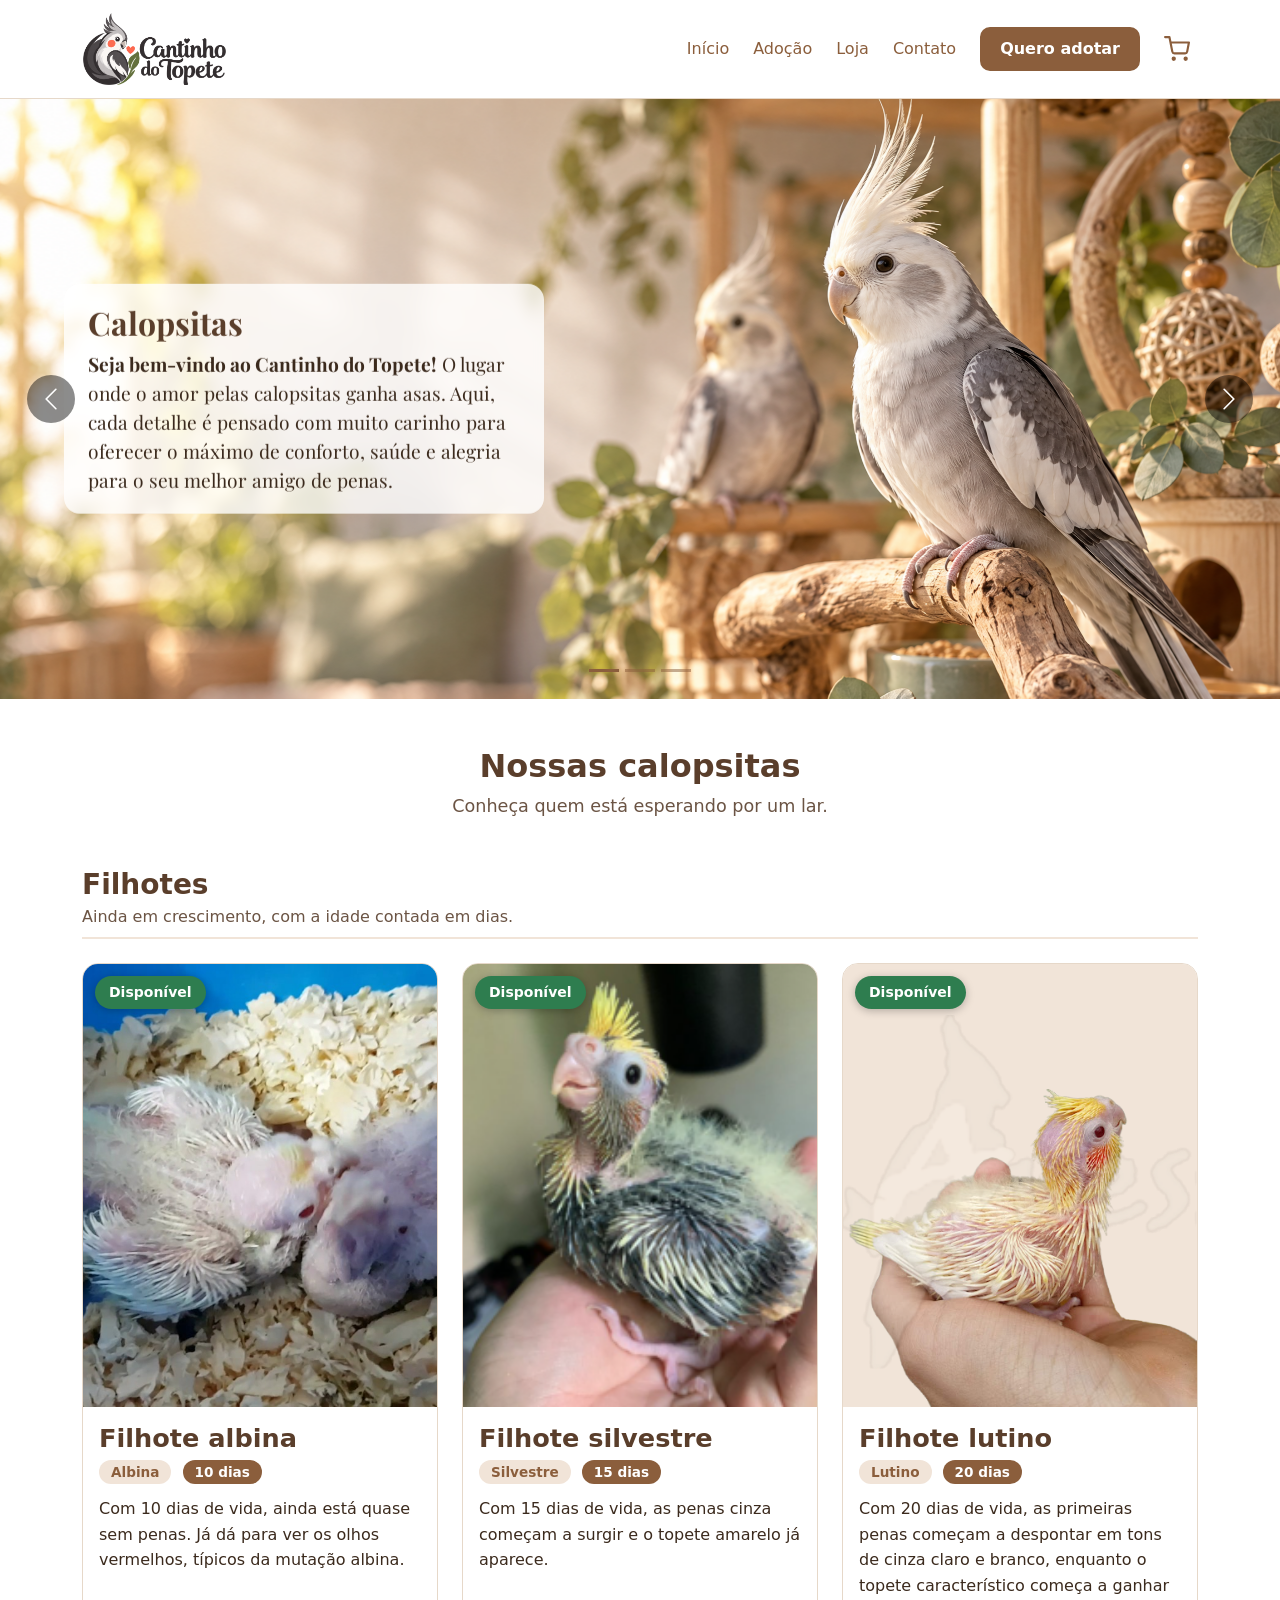
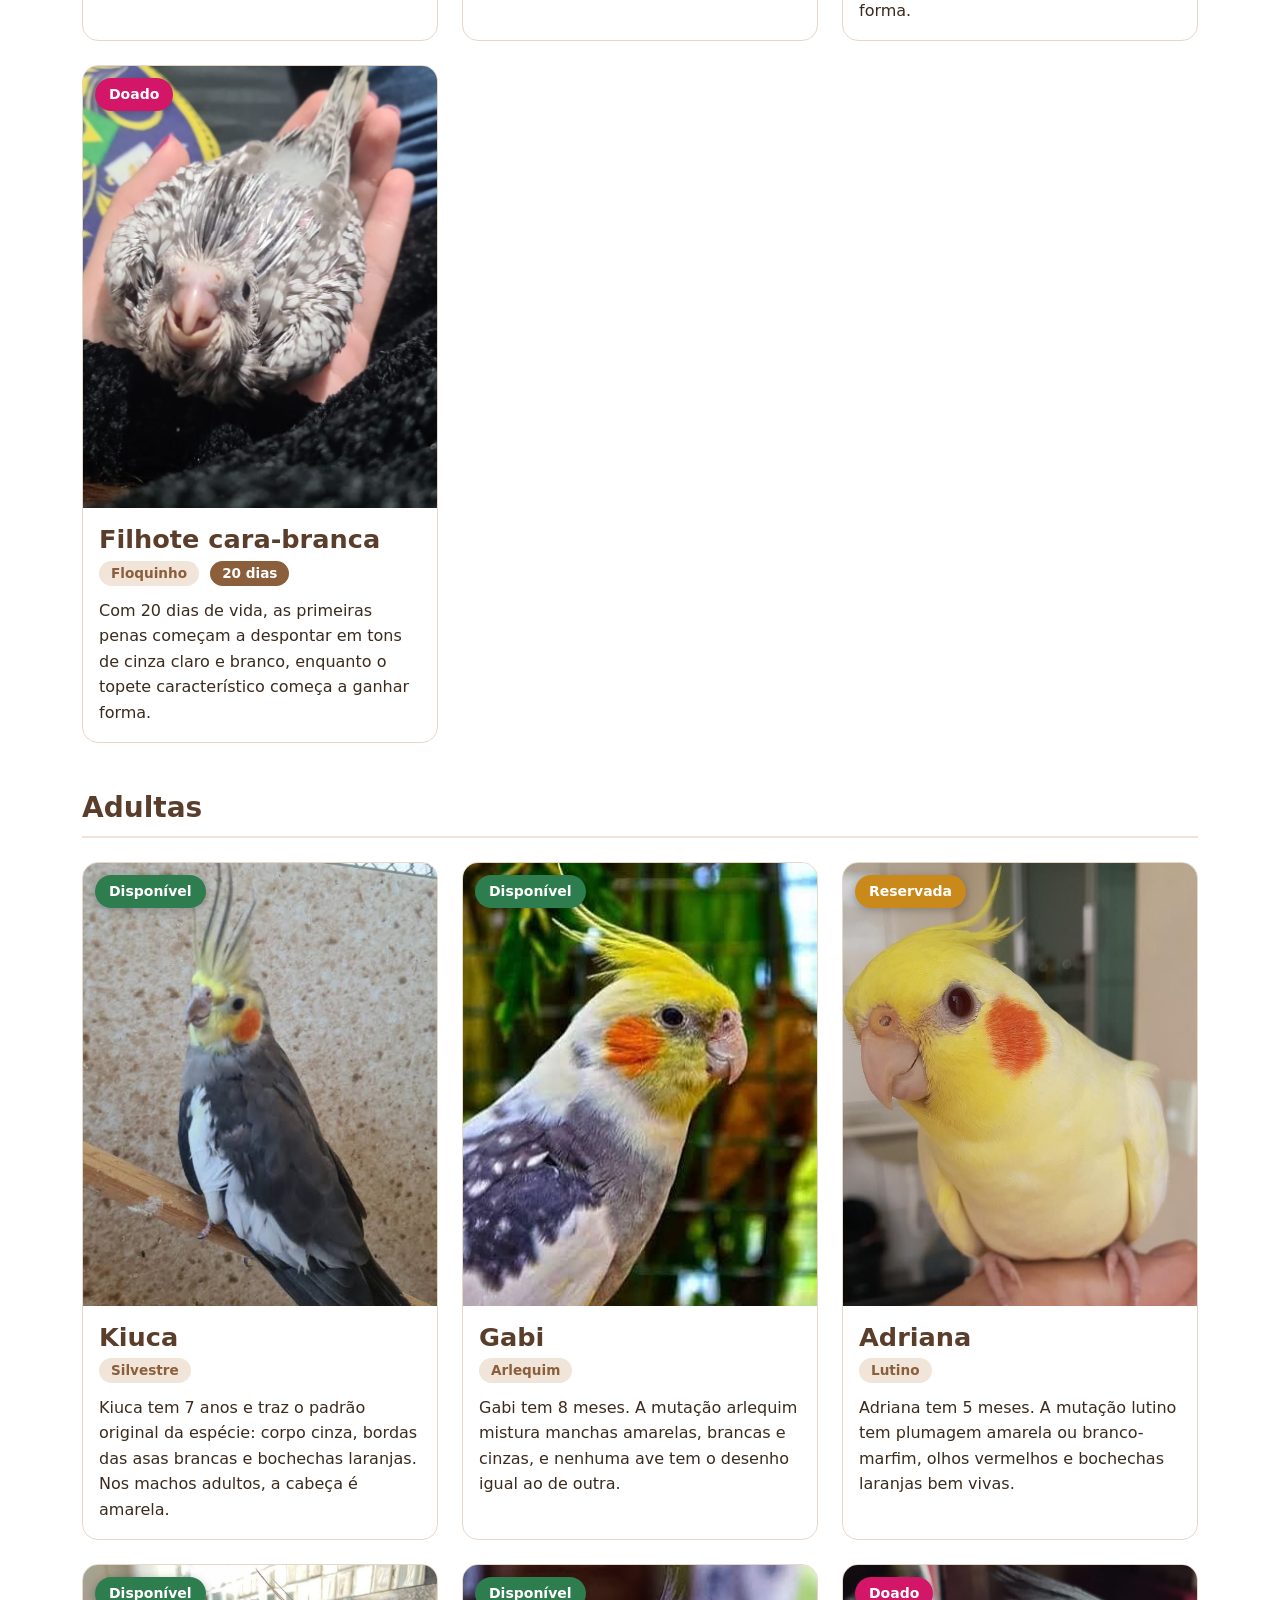
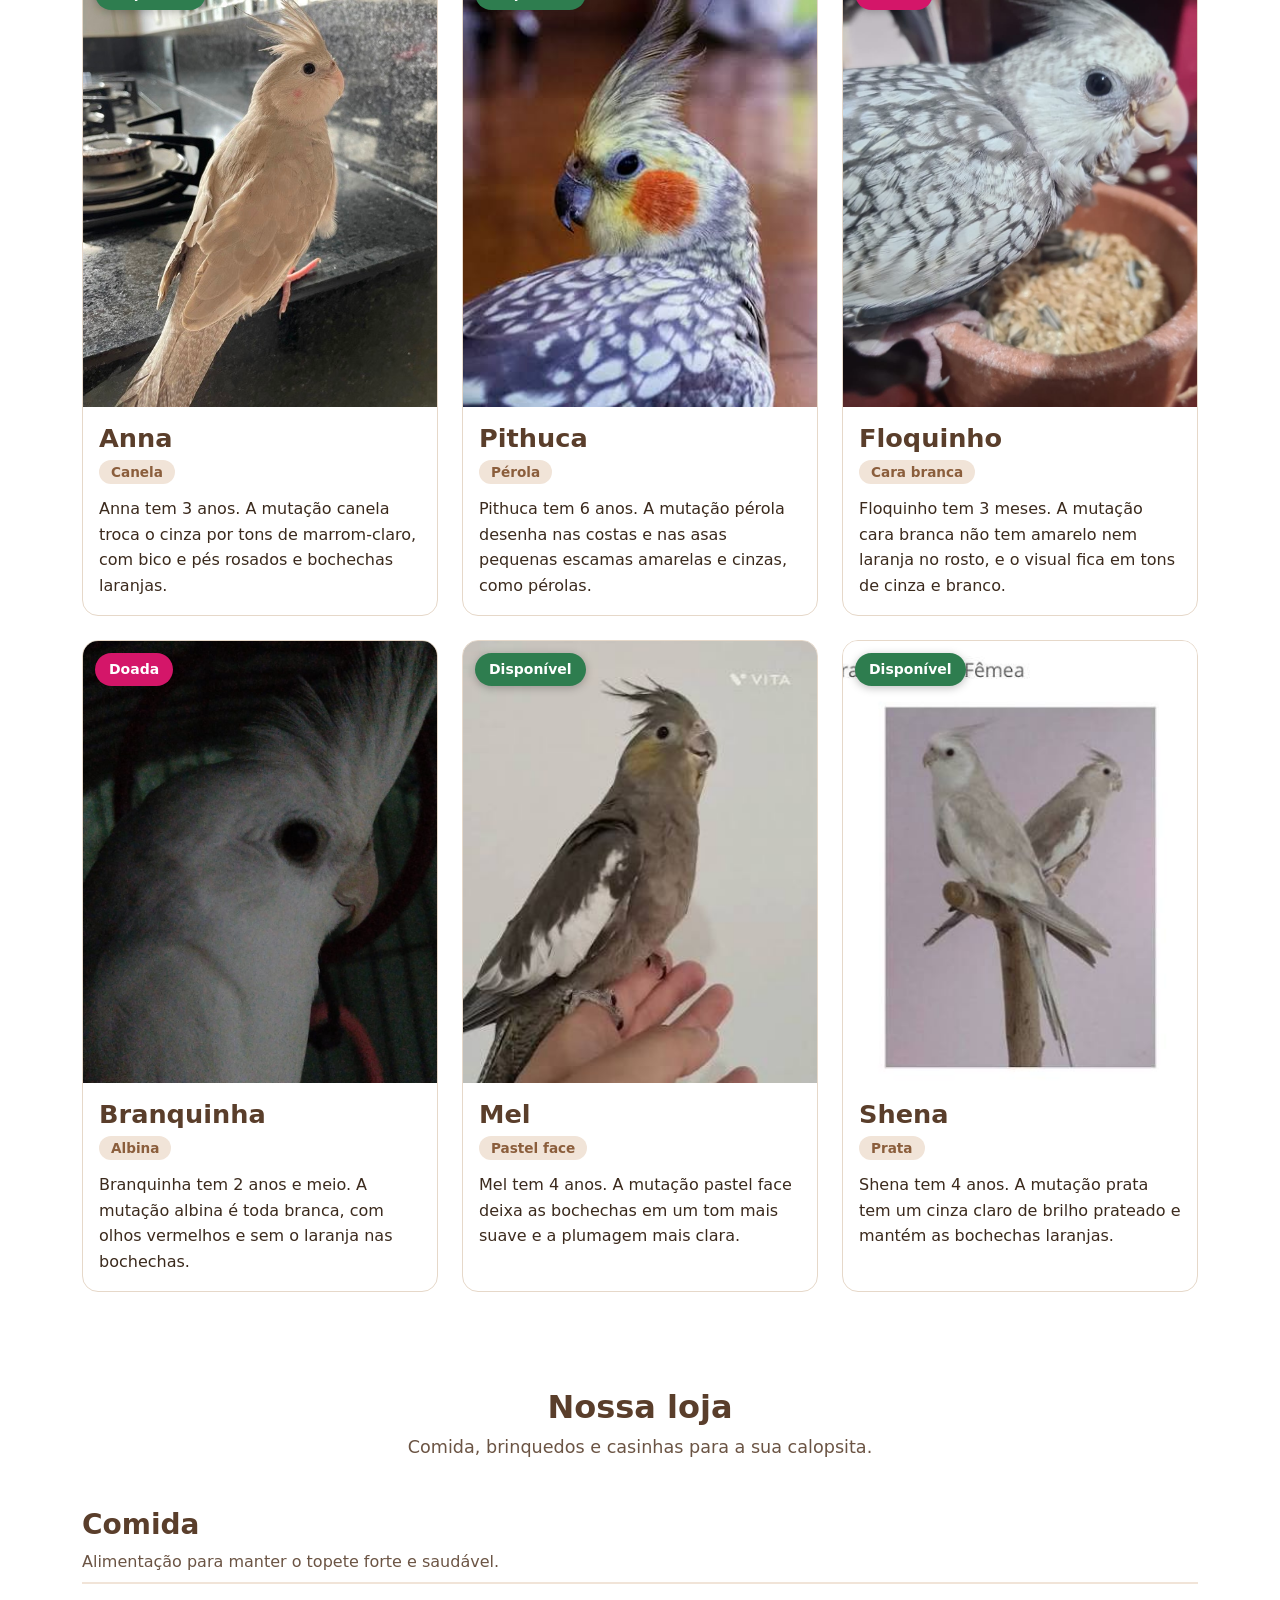
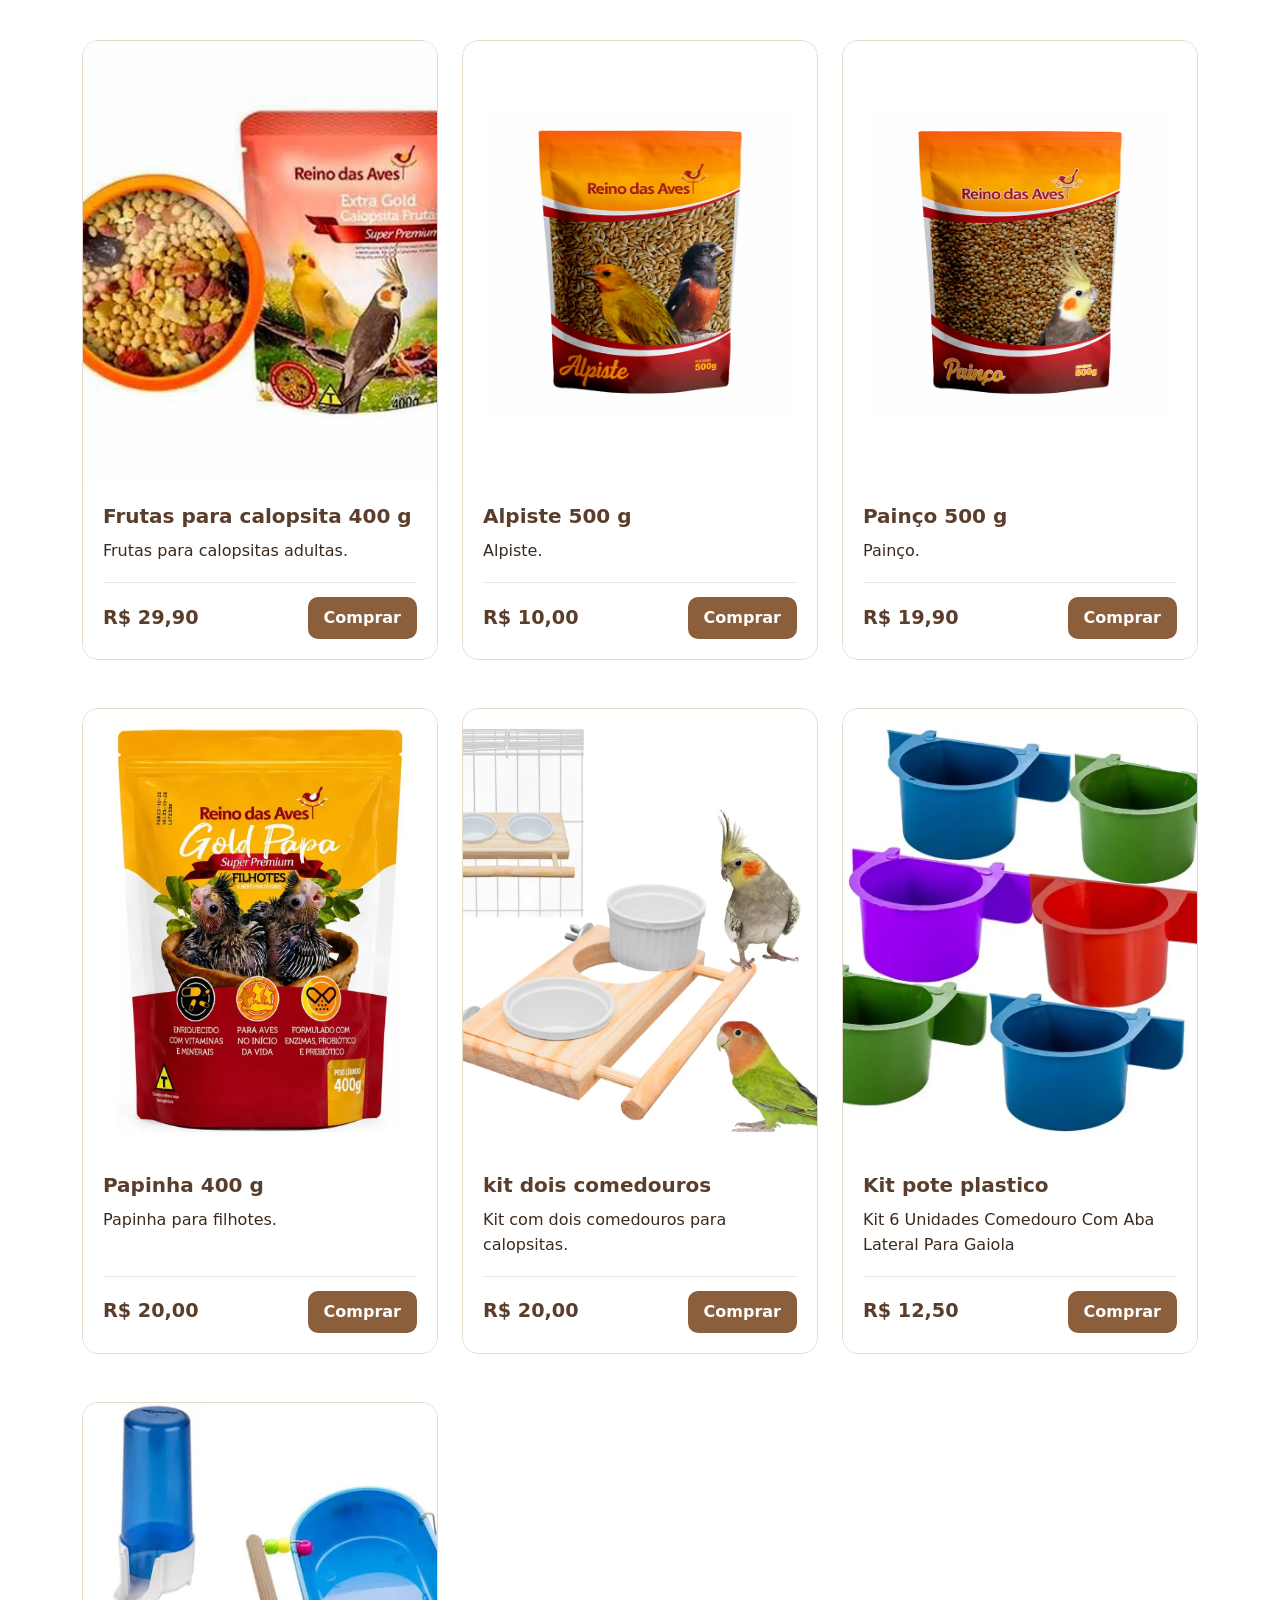
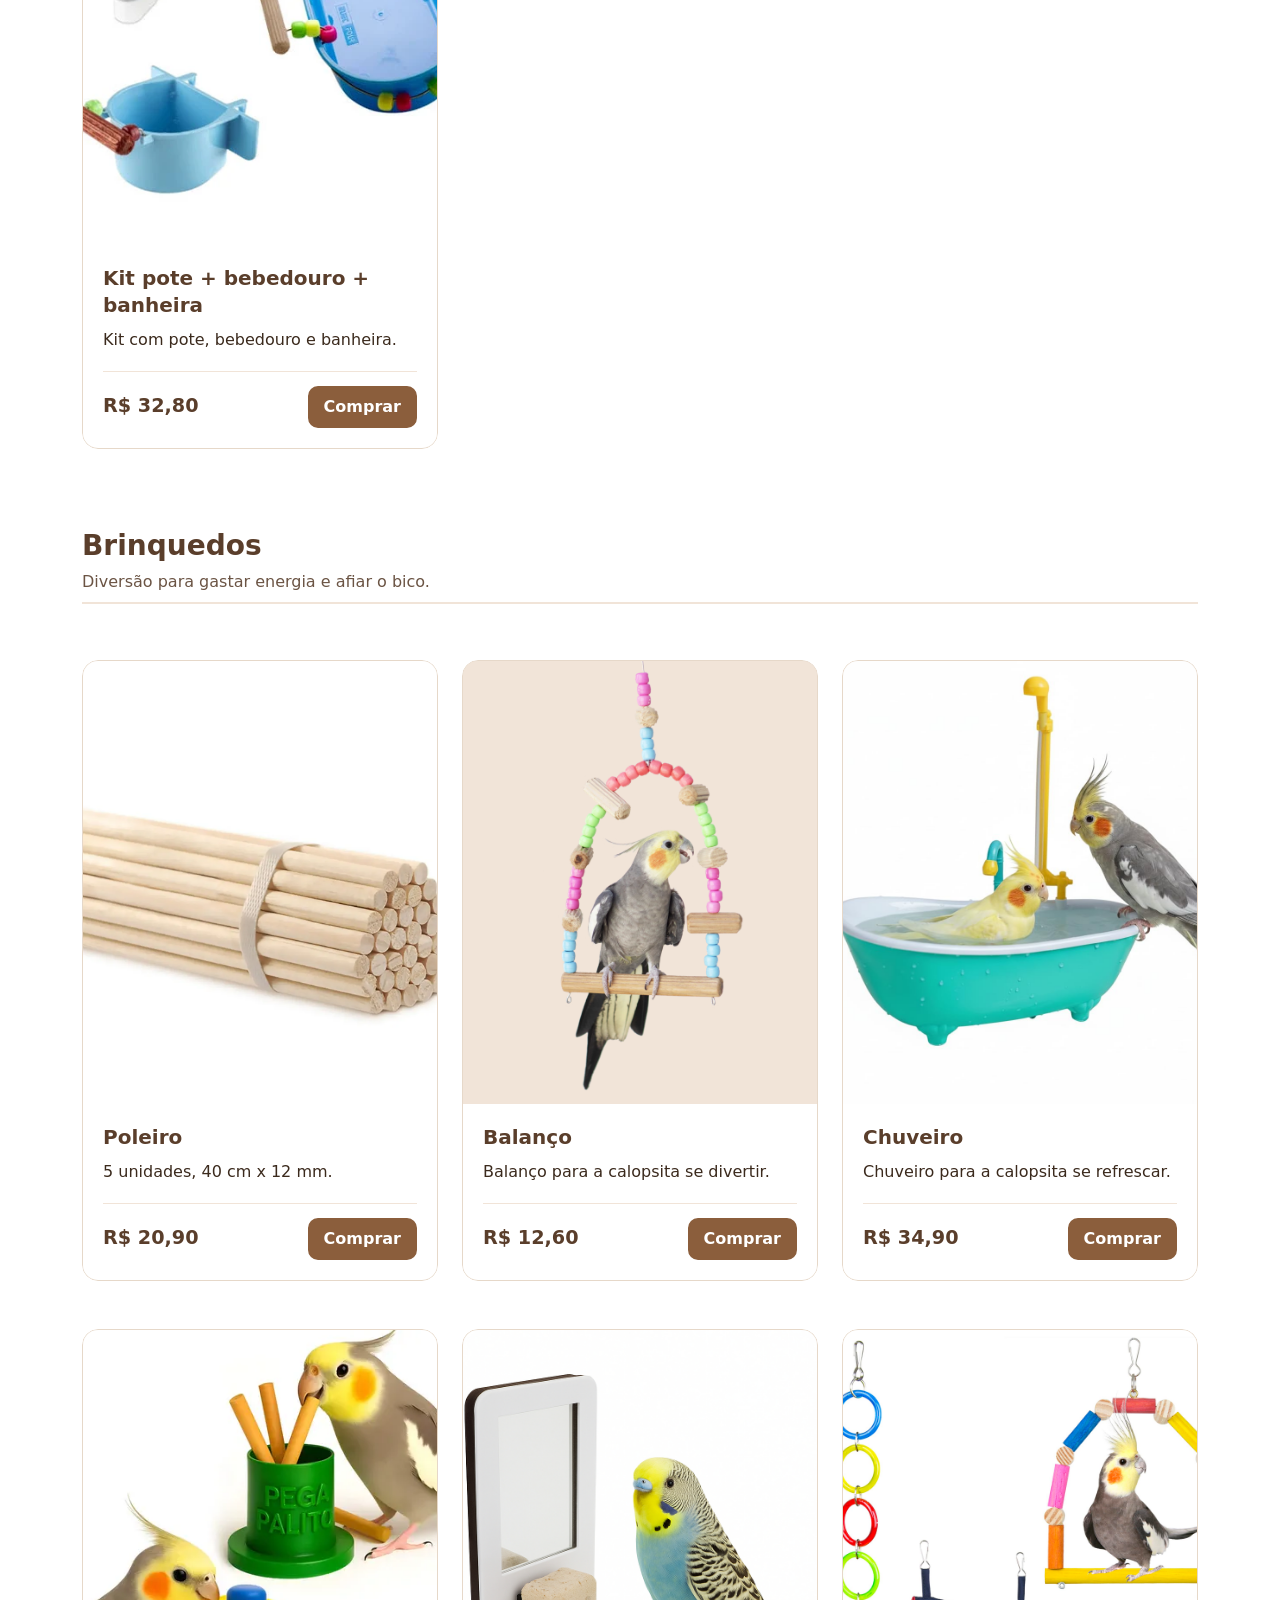
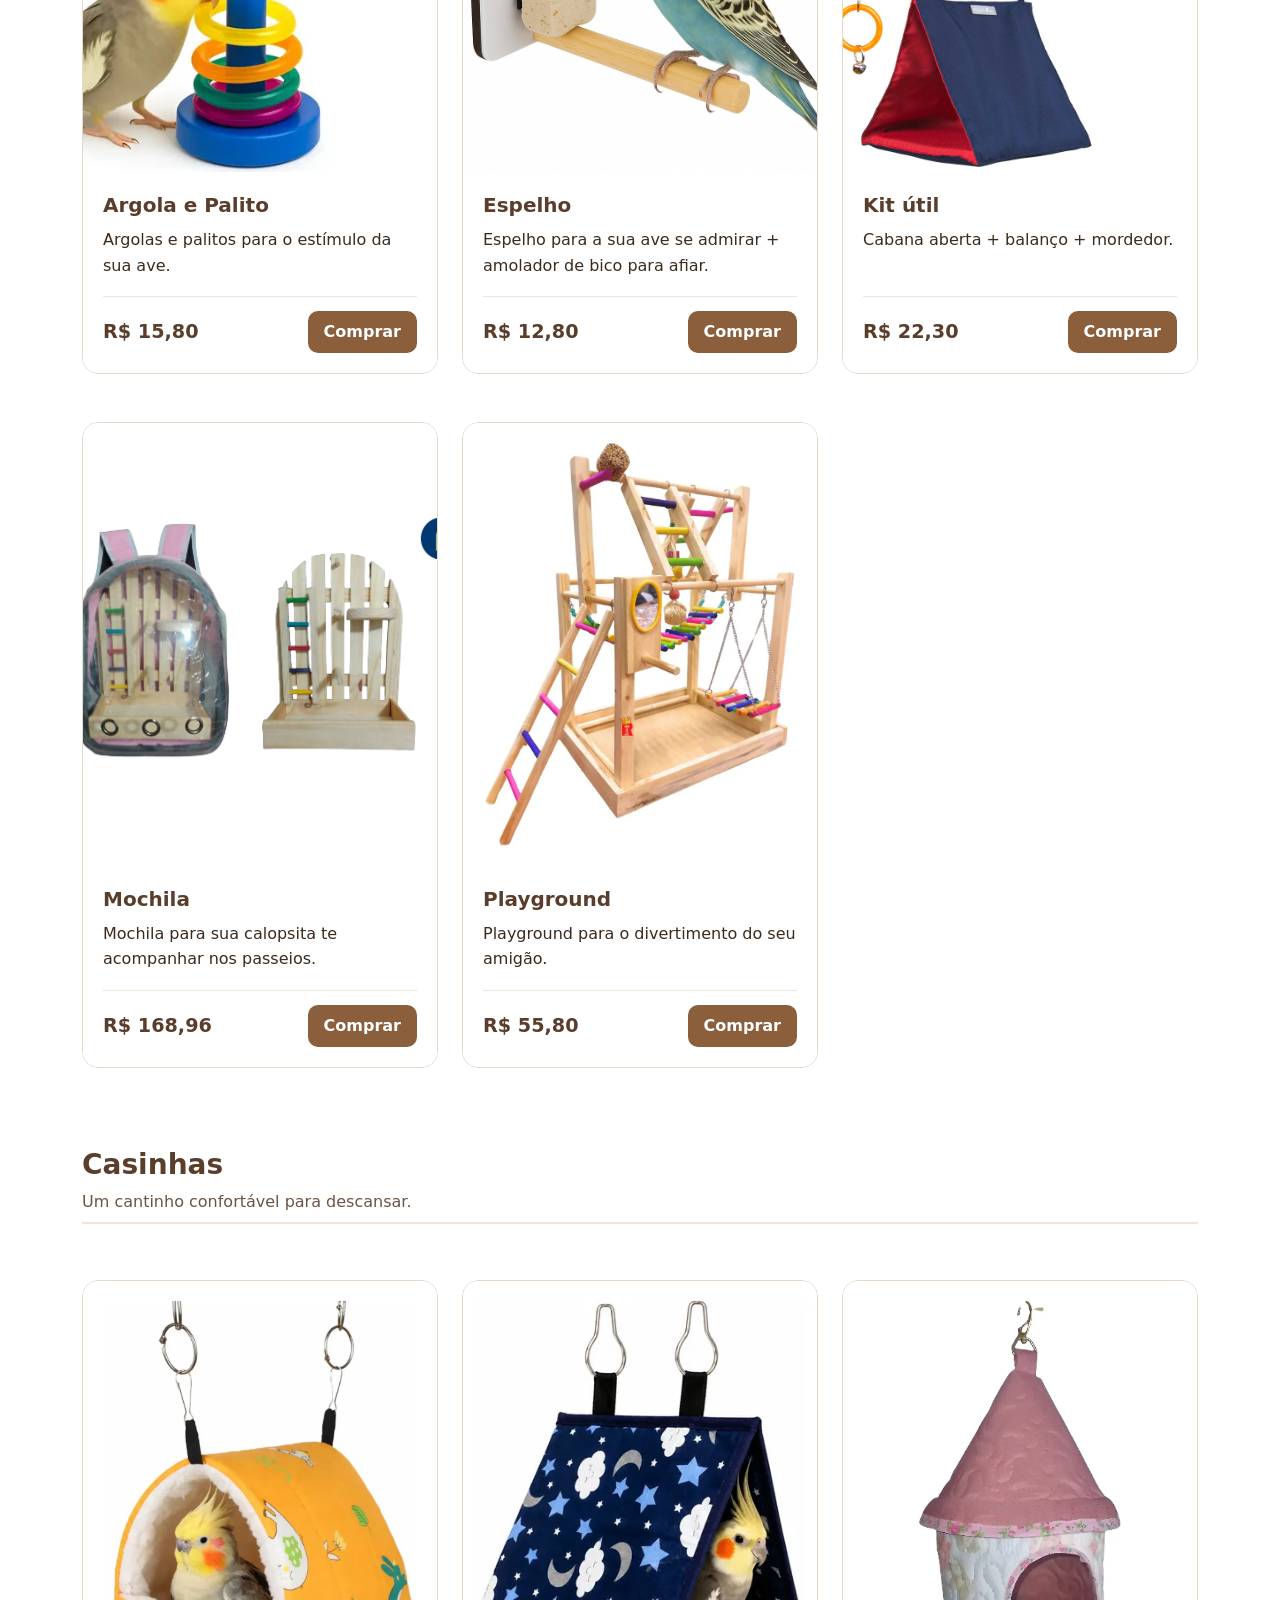
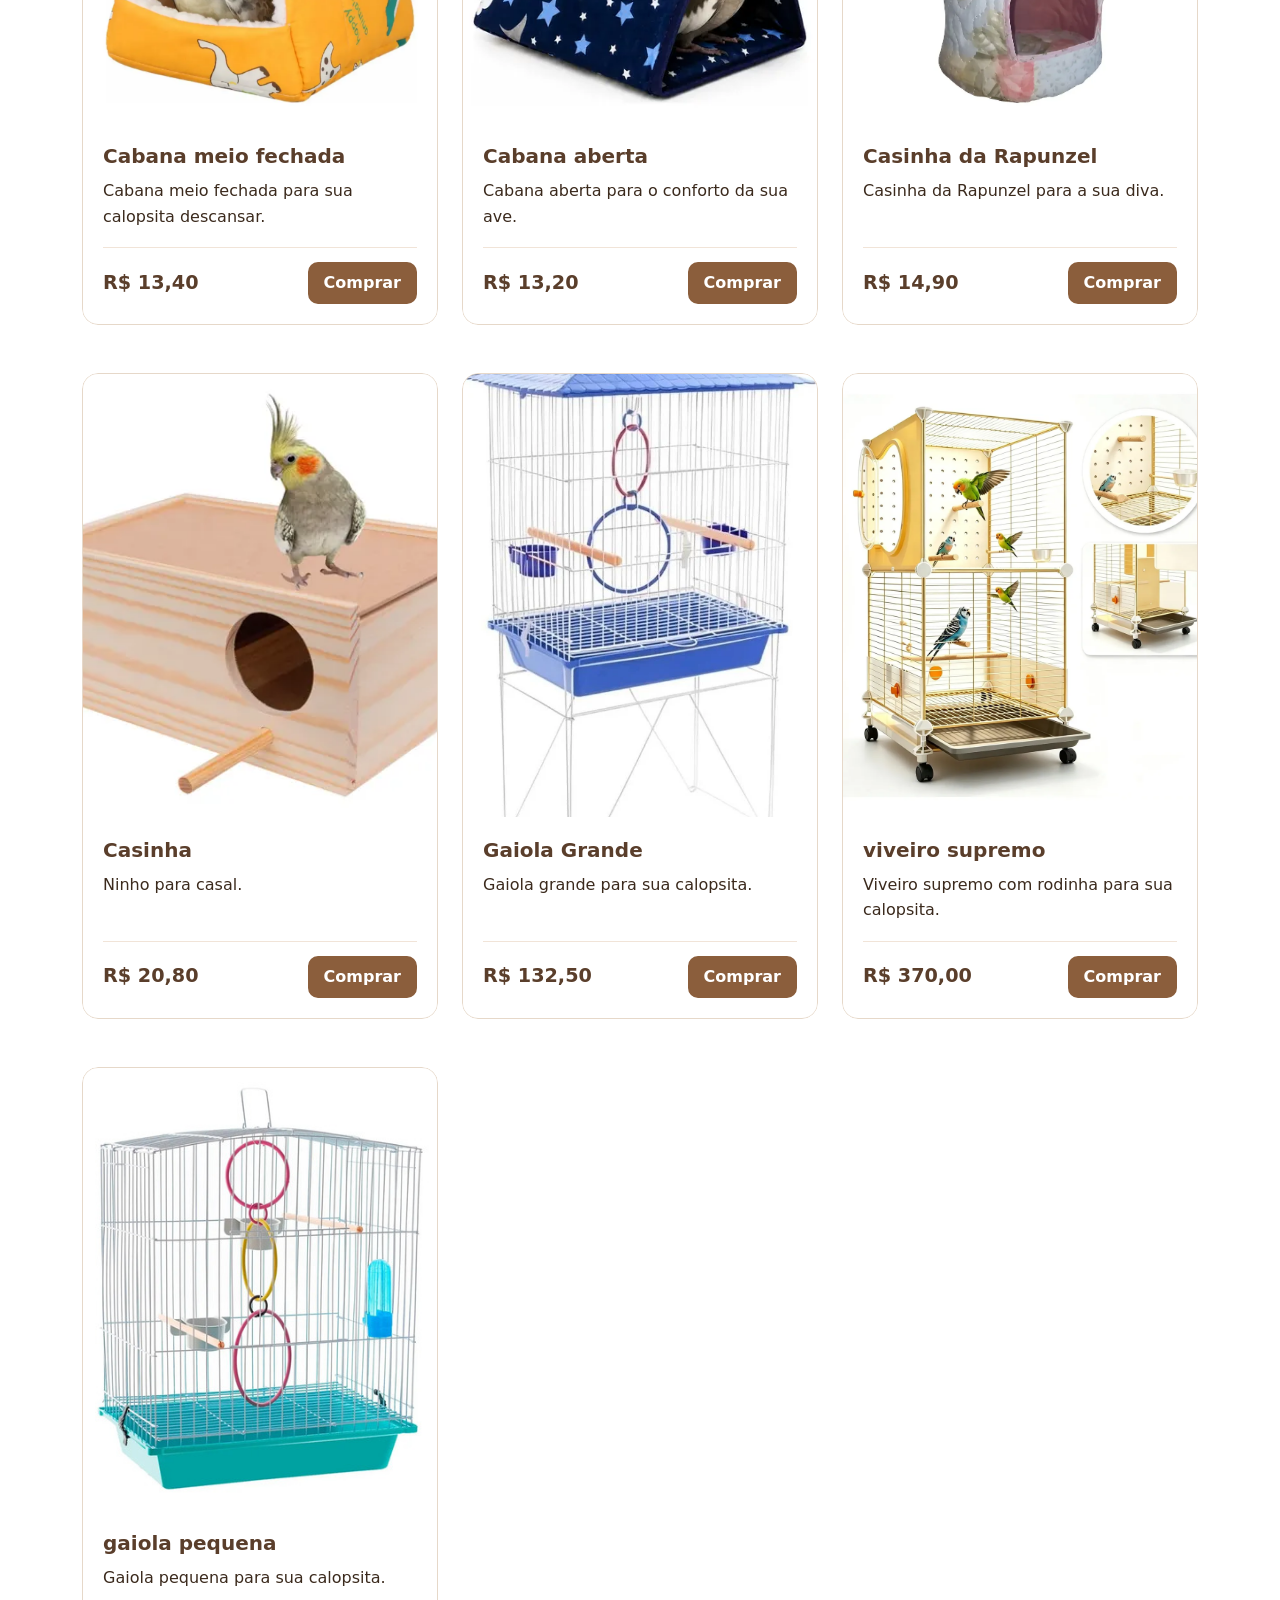
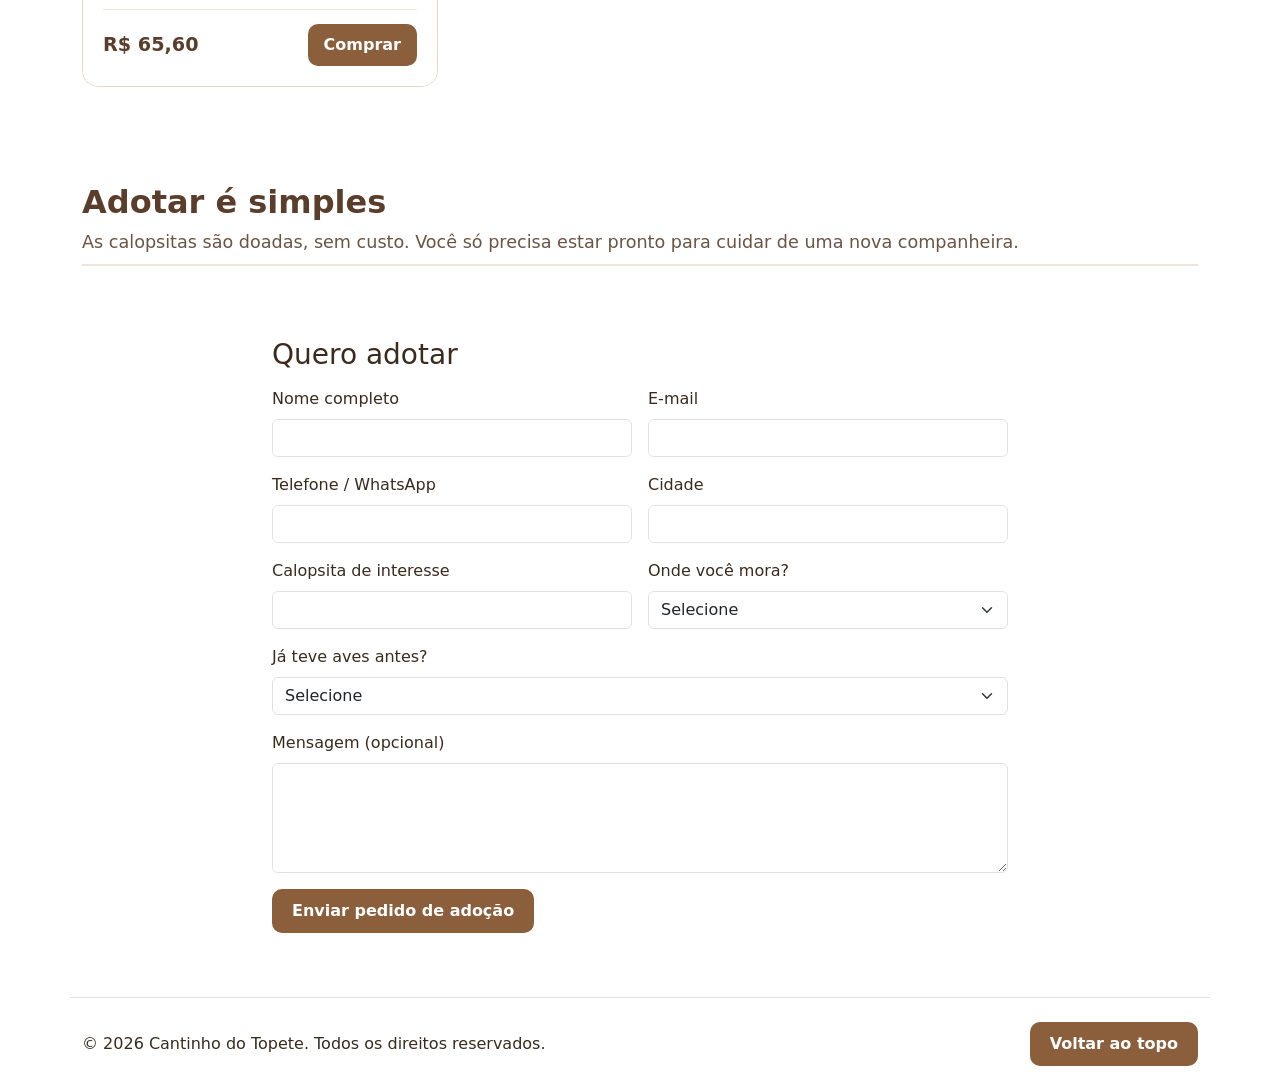
<file: index.html>
<!DOCTYPE html>
<html lang="pt-BR">

<head>
    <meta charset="UTF-8">
    <meta name="viewport" content="width=device-width, initial-scale=1.0">

    <link rel="stylesheet" href="https://cdn.jsdelivr.net/npm/bootstrap@5.3.8/dist/css/bootstrap.min.css">
    <link rel="preconnect" href="https://fonts.googleapis.com">
    <link rel="preconnect" href="https://fonts.gstatic.com" crossorigin>
    <link href="https://fonts.googleapis.com/css2?family=Playfair+Display:wght@400;700&display=swap" rel="stylesheet">
    <link rel="stylesheet" href="style.css">

    <title>Cantinho do Topete</title>
</head>

<body>
    <header class="site-header sticky-top">
        <nav class="navbar navbar-expand-lg" aria-label="Navegação principal">
            <div class="container">
                <a class="navbar-brand" href="#inicio">
                    <img src="imagem/logo_cantinho_do_topete.png" alt="Logo Cantinho do Topete" class="site-logo">
                </a>

                <a class="nav-cart ms-auto ms-lg-3 me-2 me-lg-0 order-lg-last" href="carrinho.html"
                    aria-label="Abrir carrinho">
                    <svg xmlns="http://www.w3.org/2000/svg" width="26" height="26" viewBox="0 0 24 24" fill="none"
                        stroke="currentColor" stroke-width="2" stroke-linecap="round" stroke-linejoin="round"
                        aria-hidden="true">
                        <circle cx="9" cy="21" r="1"></circle>
                        <circle cx="20" cy="21" r="1"></circle>
                        <path d="M1 1h4l2.68 13.39a2 2 0 0 0 2 1.61h9.72a2 2 0 0 0 2-1.61L23 6H6"></path>
                    </svg>
                    <span id="cart-count" class="cart-badge" hidden>0</span>
                </a>

                <button class="navbar-toggler" type="button" data-bs-toggle="collapse" data-bs-target="#menu"
                    aria-controls="menu" aria-expanded="false" aria-label="Abrir menu">
                    <span class="navbar-toggler-icon"></span>
                </button>

                <div class="collapse navbar-collapse" id="menu">
                    <ul class="navbar-nav ms-auto align-items-lg-center gap-lg-2" id="nav-links">
                        <li class="nav-item"><a class="nav-link" href="#inicio">Início</a></li>
                        <li class="nav-item"><a class="nav-link" href="#calopsitas">Adoção</a></li>
                        <li class="nav-item"><a class="nav-link" href="#loja">Loja</a></li>
                        <li class="nav-item"><a class="nav-link" href="#contato">Contato</a></li>
                    </ul>
                    <a class="btn btn-topete ms-lg-3 mt-2 mt-lg-0" href="#formulario-adocao">Quero adotar</a>
                </div>
            </div>
        </nav>
    </header>

    <main>

        <!-- Seção inicial: banner e apresentação -->
        <section id="inicio" aria-label="Apresentação do Cantinho do Topete">
            <div id="myCarousel" class="carousel slide" data-bs-ride="carousel">

                <div class="carousel-indicators">
                    <button type="button" data-bs-target="#myCarousel" data-bs-slide-to="0" class="active"
                        aria-current="true" aria-label="Slide 1"></button>
                    <button type="button" data-bs-target="#myCarousel" data-bs-slide-to="1"
                        aria-label="Slide 2"></button>
                    <button type="button" data-bs-target="#myCarousel" data-bs-slide-to="2"
                        aria-label="Slide 3"></button>
                </div>

                <div class="carousel-inner">

                    <!-- Slide 1: boas-vindas -->
                    <div class="carousel-item active">
                        <img src="imagem/banner_cantinho_do_topete.png"
                            class="d-block w-100 banner-img banner-foco-direita" alt="Banner do Cantinho do Topete">

                        <div class="carousel-caption banner-caption banner-esquerda">
                            <h1 class="banner-titulo">Calopsitas</h1>
                            <p class="banner-texto">
                                <strong>Seja bem-vindo ao Cantinho do Topete!</strong> O lugar onde o amor pelas
                                calopsitas ganha asas. Aqui, cada detalhe é pensado com muito carinho para oferecer o
                                máximo de conforto, saúde e alegria para o seu melhor amigo de penas.
                            </p>
                        </div>
                    </div>

                    <!-- Slide 2: brinquedos -->
                    <div class="carousel-item">
                        <img src="imagem/banner_calopsitas_2_novo_com_brinquedos.png" class="d-block w-100 banner-img"
                            alt="Brinquedos e diversão para calopsitas">

                        <div class="carousel-caption banner-caption banner-direita">
                            <h2 class="banner-titulo">Brinquedos e Diversão</h2>
                            <p class="banner-texto">
                                Xô, tédio! Brinquedos e diversão para sua calopsita.
                                Garanta o bem-estar do seu amiguinho com acessórios seguros para ele gastar energia,
                                afiar o bico e se divertir no Cantinho do Topete.
                            </p>
                        </div>
                    </div>

                    <!-- Slide 3: alimentação -->
                    <div class="carousel-item">
                        <img src="imagem/banner_calopsitas_1_alimentacao_saudavel.png"
                            class="d-block w-100 banner-img banner-foco-direita"
                            alt="Alimentação saudável para calopsitas">

                        <div class="carousel-caption banner-caption banner-esquerda">
                            <h2 class="banner-titulo">Alimentação Saudável</h2>
                            <p class="banner-texto">
                                A melhor nutrição para a sua ave.
                                Rações extrusadas premium e sementes selecionadas. Tudo para manter o topete do seu
                                companheiro forte, saudável e cheio de energia!
                            </p>
                        </div>
                    </div>

                </div>

                <button class="carousel-control-prev" type="button" data-bs-target="#myCarousel" data-bs-slide="prev">
                    <span class="carousel-control-prev-icon" aria-hidden="true"></span>
                    <span class="visually-hidden">Anterior</span>
                </button>

                <button class="carousel-control-next" type="button" data-bs-target="#myCarousel" data-bs-slide="next">
                    <span class="carousel-control-next-icon" aria-hidden="true"></span>
                    <span class="visually-hidden">Próximo</span>
                </button>
            </div>
        </section>

        <!-- Seção: nossas calopsitas -->
        <section id="calopsitas" class="container py-5" aria-labelledby="t-calopsitas">
            <div class="text-center mb-5">
                <h2 id="t-calopsitas" class="section-title">Nossas calopsitas</h2>
                <p class="section-lead">Conheça quem está esperando por um lar.</p>
            </div>

            <div class="grupo-titulo">
                <h3 id="t-filhotes">Filhotes</h3>
                <p>Ainda em crescimento, com a idade contada em dias.</p>
            </div>

            <div class="row row-cols-1 row-cols-md-2 row-cols-lg-3 g-4 mb-5">
                <div class="col">
                    <article class="card calopsita-card h-100" id="filhote-albina">
                        <div class="calopsita-foto">
                            <img src="imagem/albina_10%20dias.jpg" alt="Filhote de calopsita albina com 10 dias"
                                loading="lazy" style="object-position: 58% 50%;">
                            <span class="status-badge status-disponivel">Disponível</span>
                        </div>
                        <div class="card-body">
                            <h4 class="calopsita-nome">Filhote albina</h4>
                            <span class="calopsita-tipo">Albina</span>
                            <span class="calopsita-idade">10 dias</span>
                            <p class="calopsita-texto">Com 10 dias de vida, ainda está quase sem penas. Já dá para ver
                                os olhos vermelhos, típicos da mutação albina.</p>
                        </div>
                    </article>
                </div>

                <div class="col">
                    <article class="card calopsita-card h-100" id="filhote-silvestre">
                        <div class="calopsita-foto">
                            <img src="imagem/silvestre_15dias.png" alt="Filhote de calopsita silvestre com 15 dias"
                                loading="lazy">
                            <span class="status-badge status-disponivel">Disponível</span>
                        </div>
                        <div class="card-body">
                            <h4 class="calopsita-nome">Filhote silvestre</h4>
                            <span class="calopsita-tipo">Silvestre</span>
                            <span class="calopsita-idade">15 dias</span>
                            <p class="calopsita-texto">Com 15 dias de vida, as penas cinza começam a surgir e o topete
                                amarelo já aparece.</p>
                        </div>
                    </article>
                </div>

                <div class="col">
                    <article class="card calopsita-card h-100" id="filhote-lutino">
                        <div class="calopsita-foto">
                            <img src="imagem/lutino_20dias.png" alt="Filhote de calopsita lutino com 20 dias"
                                loading="lazy">
                            <span class="status-badge status-disponivel">Disponível</span>
                        </div>
                        <div class="card-body">
                            <h4 class="calopsita-nome">Filhote lutino</h4>
                            <span class="calopsita-tipo">Lutino</span>
                            <span class="calopsita-idade">20 dias</span>
                            <p class="calopsita-texto">Com 20 dias de vida, as primeiras penas começam a despontar em tons de cinza claro e branco, enquanto o topete característico começa a ganhar forma. </p>
                        </div>
                    </article>
                </div>

                
                <div class="col">
                    <article class="card calopsita-card h-100" id="filhote-cara-branca">
                        <div class="calopsita-foto">
                            <img src="imagem/floquinho_bebe.jpeg" alt="Filhote de calopsita cara-branca com 20 dias"
                                loading="lazy">
                            <span class="status-badge status-adotada">Doado</span>
                        </div>
                        <div class="card-body">
                            <h4 class="calopsita-nome">Filhote cara-branca</h4>
                            <span class="calopsita-tipo">Floquinho</span>
                            <span class="calopsita-idade">20 dias</span>
                            <p class="calopsita-texto">Com 20 dias de vida, as primeiras penas começam a despontar em tons de cinza claro e branco, enquanto o topete característico começa a ganhar forma.</p>
                        </div>
                    </article>
                </div>
            </div>

            <div class="grupo-titulo">
                <h3 id="t-adultas">Adultas</h3>
            </div>

            <div class="row row-cols-1 row-cols-md-2 row-cols-lg-3 g-4">
                <div class="col">
                    <article class="card calopsita-card h-100" id="kiuca">
                        <div class="calopsita-foto">
                            <img src="imagem/cinza_silvestre.jpg" alt="Kiuca, calopsita silvestre" loading="lazy">
                            <span class="status-badge status-disponivel">Disponível</span>
                        </div>
                        <div class="card-body">
                            <h4 class="calopsita-nome">Kiuca</h4>
                            <span class="calopsita-tipo">Silvestre</span>
                            <p class="calopsita-texto">Kiuca tem 7 anos e traz o padrão original da espécie: corpo
                                cinza, bordas das asas brancas e bochechas laranjas. Nos machos adultos, a cabeça é
                                amarela.</p>
                        </div>
                    </article>
                </div>

                <div class="col">
                    <article class="card calopsita-card h-100" id="gabi">
                        <div class="calopsita-foto">
                            <img src="imagem/arlequim.jpg" alt="Gabi, calopsita arlequim" loading="lazy">
                            <span class="status-badge status-disponivel">Disponível</span>
                        </div>
                        <div class="card-body">
                            <h4 class="calopsita-nome">Gabi</h4>
                            <span class="calopsita-tipo">Arlequim</span>
                            <p class="calopsita-texto">Gabi tem 8 meses. A mutação arlequim mistura manchas amarelas,
                                brancas e cinzas, e nenhuma ave tem o desenho igual ao de outra.</p>
                        </div>
                    </article>
                </div>

                <div class="col">
                    <article class="card calopsita-card h-100" id="adriana">
                        <div class="calopsita-foto">
                            <img src="imagem/lutino.jpg" alt="Adriana, calopsita lutino" loading="lazy">
                            <span class="status-badge status-reservada">Reservada</span>
                        </div>
                        <div class="card-body">
                            <h4 class="calopsita-nome">Adriana</h4>
                            <span class="calopsita-tipo">Lutino</span>
                            <p class="calopsita-texto">Adriana tem 5 meses. A mutação lutino tem plumagem amarela ou
                                branco-marfim, olhos vermelhos e bochechas laranjas bem vivas.</p>
                        </div>
                    </article>
                </div>

                <div class="col">
                    <article class="card calopsita-card h-100" id="anna">
                        <div class="calopsita-foto">
                            <img src="imagem/canela.jpeg" alt="Anna, calopsita canela" loading="lazy">
                            <span class="status-badge status-disponivel">Disponível</span>
                        </div>
                        <div class="card-body">
                            <h4 class="calopsita-nome">Anna</h4>
                            <span class="calopsita-tipo">Canela</span>
                            <p class="calopsita-texto">Anna tem 3 anos. A mutação canela troca o cinza por tons de
                                marrom-claro, com bico e pés rosados e bochechas laranjas.</p>
                        </div>
                    </article>
                </div>

                <div class="col">
                    <article class="card calopsita-card h-100" id="pithuca">
                        <div class="calopsita-foto">
                            <img src="imagem/perola.jpg" alt="Pithuca, calopsita pérola" loading="lazy">
                            <span class="status-badge status-disponivel">Disponível</span>
                        </div>
                        <div class="card-body">
                            <h4 class="calopsita-nome">Pithuca</h4>
                            <span class="calopsita-tipo">Pérola</span>
                            <p class="calopsita-texto">Pithuca tem 6 anos. A mutação pérola desenha nas costas e nas
                                asas pequenas escamas amarelas e cinzas, como pérolas.</p>
                        </div>
                    </article>
                </div>

                <div class="col">
                    <article class="card calopsita-card h-100" id="floquinho">
                        <div class="calopsita-foto">
                            <img src="imagem/Floquinho.jpeg" alt="Floquinho, calopsita cara branca" loading="lazy">
                            <span class="status-badge status-adotada">Doado</span>
                        </div>
                        <div class="card-body">
                            <h4 class="calopsita-nome">Floquinho</h4>
                            <span class="calopsita-tipo">Cara branca</span>
                            <p class="calopsita-texto">Floquinho tem 3 meses. A mutação cara branca não tem amarelo nem
                                laranja no rosto, e o visual fica em tons de cinza e branco.</p>
                        </div>
                    </article>
                </div>

                <div class="col">
                    <article class="card calopsita-card h-100" id="branquinha">
                        <div class="calopsita-foto">
                            <img src="imagem/branquinha2.jpeg" alt="Branquinha, calopsita albina" loading="lazy">
                            <span class="status-badge status-adotada">Doada</span>
                        </div>
                        <div class="card-body">
                            <h4 class="calopsita-nome">Branquinha</h4>
                            <span class="calopsita-tipo">Albina</span>
                            <p class="calopsita-texto">Branquinha tem 2 anos e meio. A mutação albina é toda branca, com
                                olhos
                                vermelhos e sem o laranja nas bochechas.</p>
                        </div>
                    </article>
                </div>

                <div class="col">
                    <article class="card calopsita-card h-100" id="mel">
                        <div class="calopsita-foto">
                            <img src="imagem/pastel_face.jpg" alt="Mel, calopsita pastel face" loading="lazy">
                            <span class="status-badge status-disponivel">Disponível</span>
                        </div>
                        <div class="card-body">
                            <h4 class="calopsita-nome">Mel</h4>
                            <span class="calopsita-tipo">Pastel face</span>
                            <p class="calopsita-texto">Mel tem 4 anos. A mutação pastel face deixa as bochechas em um
                                tom mais suave e a plumagem mais clara.</p>
                        </div>
                    </article>
                </div>

                <div class="col">
                    <article class="card calopsita-card h-100" id="shena">
                        <div class="calopsita-foto">
                            <img src="imagem/prata.jpg" alt="Shena, calopsita prata" loading="lazy">
                            <span class="status-badge status-disponivel">Disponível</span>
                        </div>
                        <div class="card-body">
                            <h4 class="calopsita-nome">Shena</h4>
                            <span class="calopsita-tipo">Prata</span>
                            <p class="calopsita-texto">Shena tem 4 anos. A mutação prata tem um cinza claro de brilho
                                prateado e mantém as bochechas laranjas.</p>
                        </div>
                    </article>
                </div>
            </div>
        </section>

        <!-- Seção: loja -->
        <section id="loja" class="loja-secao py-5" aria-labelledby="t-loja">
            <div class="container">
                <div class="text-center mb-5">
                    <h2 id="t-loja" class="section-title">Nossa loja</h2>
                    <p class="section-lead">Comida, brinquedos e casinhas para a sua calopsita.</p>
                </div>

                <div id="loja-produtos"></div>
            </div>
        </section>


        <!-- Seção: como adotar -->
        <section id="como-adotar" class="section bg-white" aria-labelledby="t-como">
            <div class="container py-5">
                <div class="row g-4 g-lg-5">
                    <div class="col-12">
                        <div class="grupo-titulo">
                            <h2 id="t-como" class="section-title">Adotar é simples</h2>
                            <p class="section-lead">
                                As calopsitas são doadas, sem custo. Você só precisa estar pronto
                                para cuidar de uma nova companheira.
                            </p>
                        </div>
                    </div>
                </div>

                <!-- Formulário de adoção -->
                <div class="row justify-content-center mt-5" id="formulario-adocao">
                    <div class="col-lg-8">
                        <h3 class="mb-3">Quero adotar</h3>
                        <form id="form-adocao" action="https://formsubmit.co/ajax/lara.vitoria14022@gmail.com"
                            method="POST" novalidate>
                            <div class="row g-3">
                                <div class="col-md-6">
                                    <label for="nome" class="form-label">Nome completo</label>
                                    <input type="text" class="form-control" id="nome" name="nome" required>
                                </div>
                                <div class="col-md-6">
                                    <label for="email" class="form-label">E-mail</label>
                                    <input type="email" class="form-control" id="email" name="email" required>
                                </div>
                                <div class="col-md-6">
                                    <label for="telefone" class="form-label">Telefone / WhatsApp</label>
                                    <input type="tel" class="form-control" id="telefone" name="telefone" required>
                                </div>
                                <div class="col-md-6">
                                    <label for="cidade" class="form-label">Cidade</label>
                                    <input type="text" class="form-control" id="cidade" name="cidade" required>
                                </div>
                                <div class="col-md-6">
                                    <label for="calopsita" class="form-label">Calopsita de interesse</label>
                                    <input type="text" class="form-control" id="calopsita" name="calopsita_de_interesse"
                                        required>
                                </div>
                                <div class="col-md-6">
                                    <label for="moradia" class="form-label">Onde você mora?</label>
                                    <select class="form-select" id="moradia" name="moradia" required>
                                        <option value="" selected disabled>Selecione</option>
                                        <option>Casa</option>
                                        <option>Apartamento</option>
                                    </select>
                                </div>
                                <div class="col-12">
                                    <label for="experiencia" class="form-label">Já teve aves antes?</label>
                                    <select class="form-select" id="experiencia" name="experiencia_com_aves" required>
                                        <option value="" selected disabled>Selecione</option>
                                        <option>Sim</option>
                                        <option>Não, seria a primeira vez</option>
                                    </select>
                                </div>
                                <div class="col-12">
                                    <label for="mensagem" class="form-label">Mensagem (opcional)</label>
                                    <textarea class="form-control" id="mensagem" name="mensagem" rows="4"></textarea>
                                </div>

                                <input type="hidden" name="_subject" value="Novo pedido de adoção - Cantinho do Topete">
                                <input type="hidden" name="_captcha" value="false">
                                <input type="hidden" name="_template" value="table">
                                <input type="text" name="_honey" style="display:none" tabindex="-1" autocomplete="off">

                                <div class="col-12">
                                    <button type="submit" class="btn btn-topete">Enviar pedido de adoção</button>
                                </div>
                            </div>
                        </form>

                        <div id="form-status" class="mt-3" role="status" aria-live="polite"></div>
                    </div>
                </div>
            </div>
        </section>

        <!-- Modal do vídeo do Chuveiro -->
        <div class="modal fade" id="modalVideo" tabindex="-1" aria-labelledby="modalVideoTitulo" aria-hidden="true">
            <div class="modal-dialog modal-dialog-centered modal-lg">
                <div class="modal-content">
                    <div class="modal-header">
                        <h5 class="modal-title" id="modalVideoTitulo">Chuveiro para calopsitas</h5>
                        <button type="button" class="btn-close" data-bs-dismiss="modal" aria-label="Fechar"></button>
                    </div>

                    <div class="modal-body">
                        <video id="videoChuveiro" controls playsinline class="w-100">
                            Seu navegador não suporta a reprodução de vídeos.
                        </video>
                    </div>
                </div>
            </div>
        </div>

    </main>

    <!-- Rodapé -->
    <footer id="contato"
        class="container py-4 border-top d-flex justify-content-between align-items-center flex-wrap gap-3">
        <p class="mb-0">&copy; 2026 Cantinho do Topete. Todos os direitos reservados.</p>
        <a class="btn btn-topete" href="#inicio">Voltar ao topo</a>
    </footer>


    <script src="https://cdn.jsdelivr.net/npm/bootstrap@5.3.8/dist/js/bootstrap.bundle.min.js"></script>
    <script src="produtos.js"></script>
    <script src="carrinho.js"></script>

    <!-- Vídeo do Chuveiro -->
    <script>
        const modalVideo = document.getElementById('modalVideo');
        const videoChuveiro = document.getElementById('videoChuveiro');

        document.addEventListener('click', (event) => {
            const imagem = event.target.closest(
                '#loja-produtos img[src*="chuveiro.jpg"]'
            );

            if (!imagem) return;

            event.preventDefault();

            videoChuveiro.src = 'imagem/chuveiro_video.mp4';
            videoChuveiro.load();

            const modal = bootstrap.Modal.getOrCreateInstance(modalVideo);
            modal.show();
        });

        modalVideo.addEventListener('hidden.bs.modal', () => {
            videoChuveiro.pause();
            videoChuveiro.removeAttribute('src');
            videoChuveiro.load();
        });
    </script>

    <!-- Formulário de adoção -->
    <script>
        const form = document.getElementById('form-adocao');
        const status = document.getElementById('form-status');

        form.addEventListener('submit', async (e) => {
            e.preventDefault();

            if (!form.checkValidity()) {
                form.classList.add('was-validated');
                return;
            }

            const botao = form.querySelector('button[type="submit"]');
            botao.disabled = true;
            botao.textContent = 'Enviando...';

            try {
                const resposta = await fetch(form.action, {
                    method: 'POST',
                    body: new FormData(form),
                    headers: { 'Accept': 'application/json' }
                });

                const dados = await resposta.json();

                if (resposta.ok && (dados.success === true || dados.success === "true")) {
                    status.innerHTML = `
    <div class="alert alert-success text-center p-4">
        <img
            src="imagem/piquirito.jpg"
            alt="Calopsita comemorando a adoção"
            class="img-fluid mb-3"
            style="max-width: 220px; border-radius: 12px;"
        >

        <h4 class="alert-heading">Pedido enviado com sucesso!</h4>

        <p class="mb-0">
            Obrigado pelo interesse em adotar! Em breve entraremos em contato.
        </p>
    </div>
`;
                    form.reset();
                    form.classList.remove('was-validated');
                } else {
                    throw new Error();
                }
            } catch {
                status.innerHTML = '<div class="alert alert-danger">Não foi possível enviar. Tente novamente em instantes.</div>';
            } finally {
                botao.disabled = false;
                botao.textContent = 'Enviar pedido de adoção';
            }
        });
    </script>
</body>

</html>
</file>
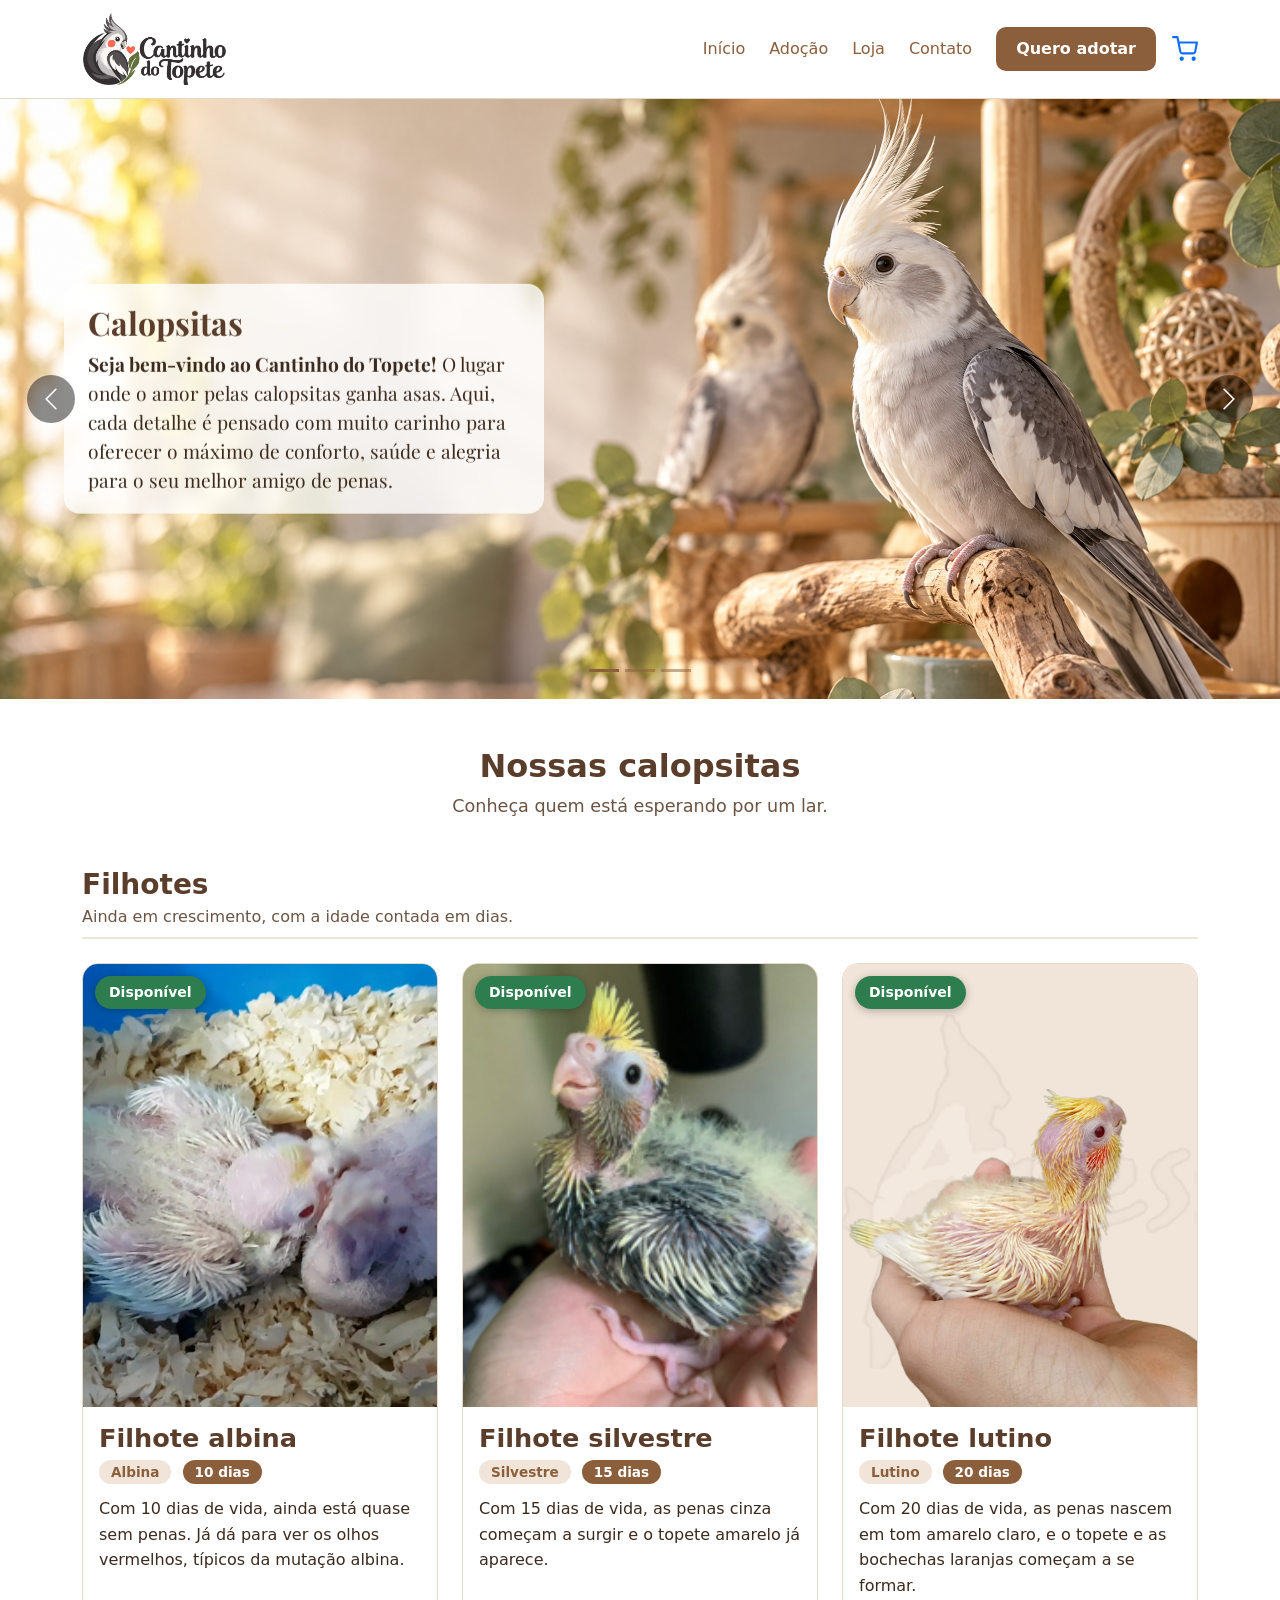
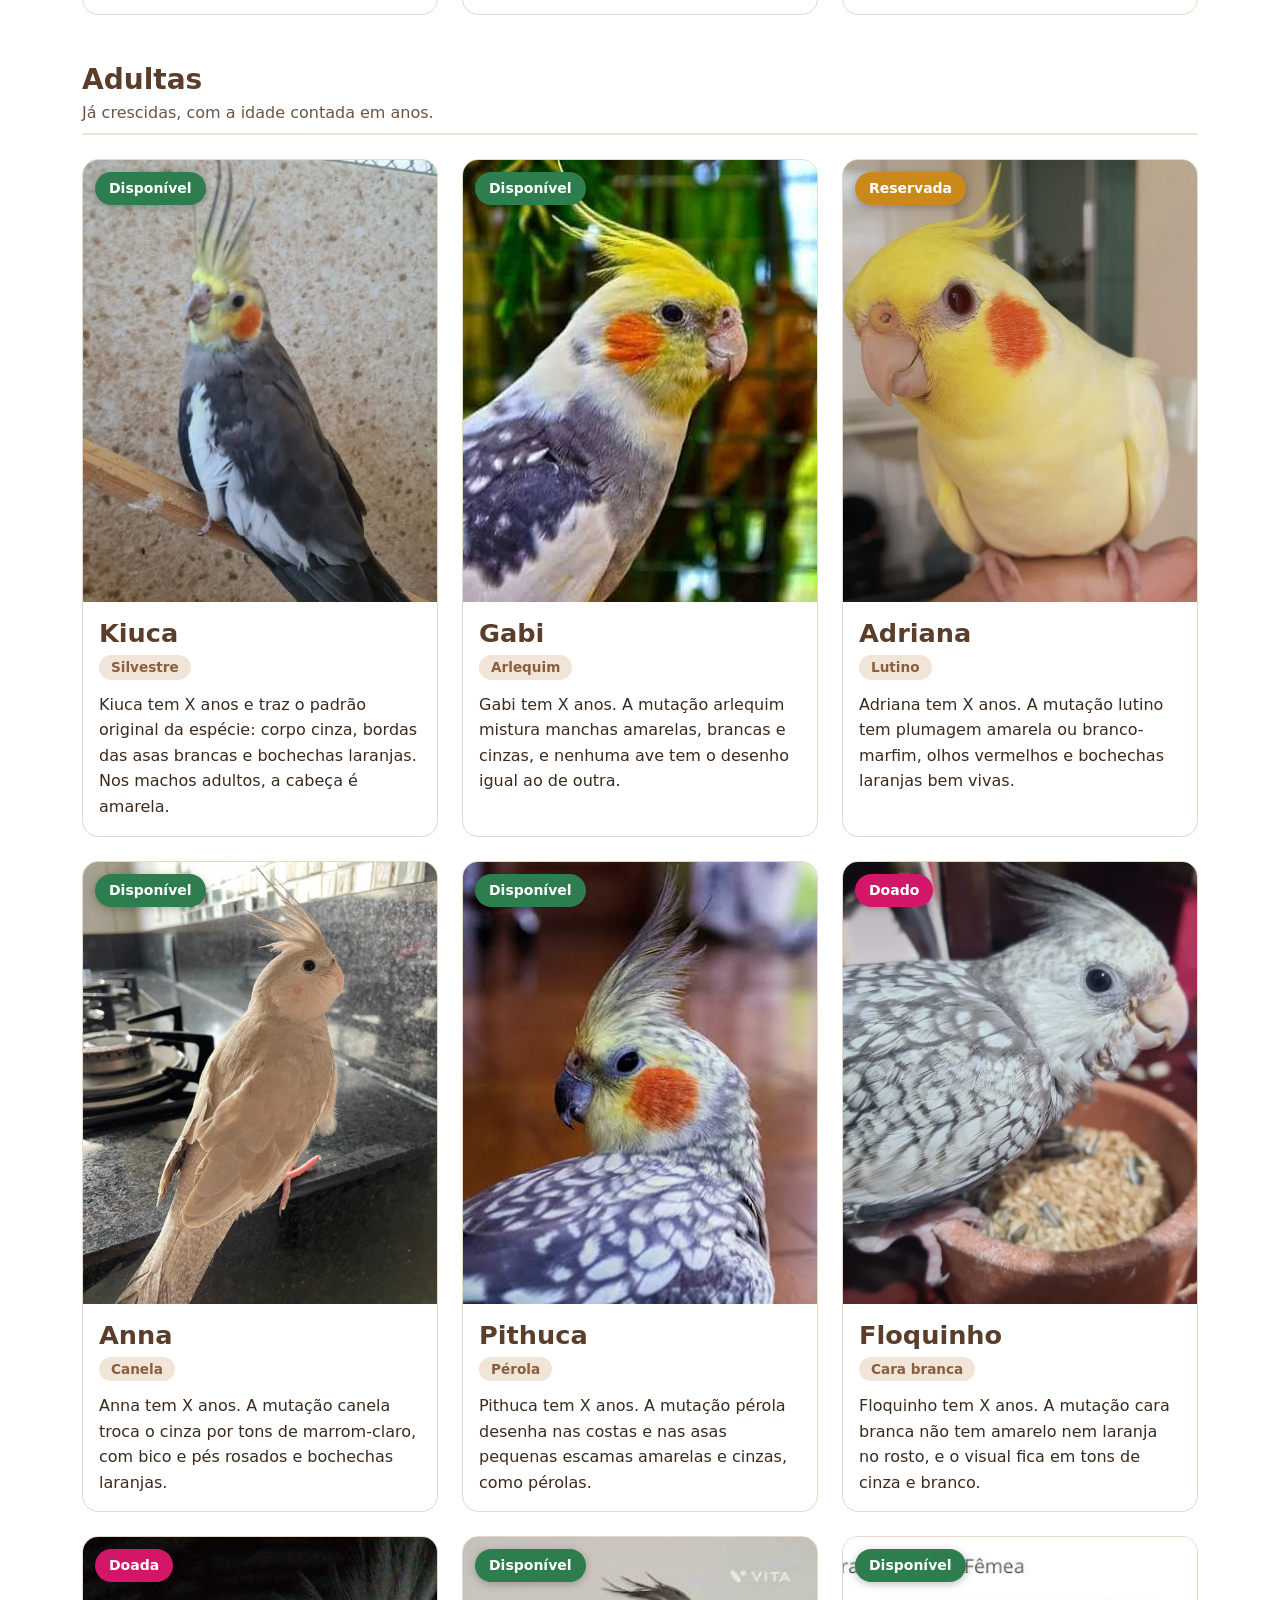
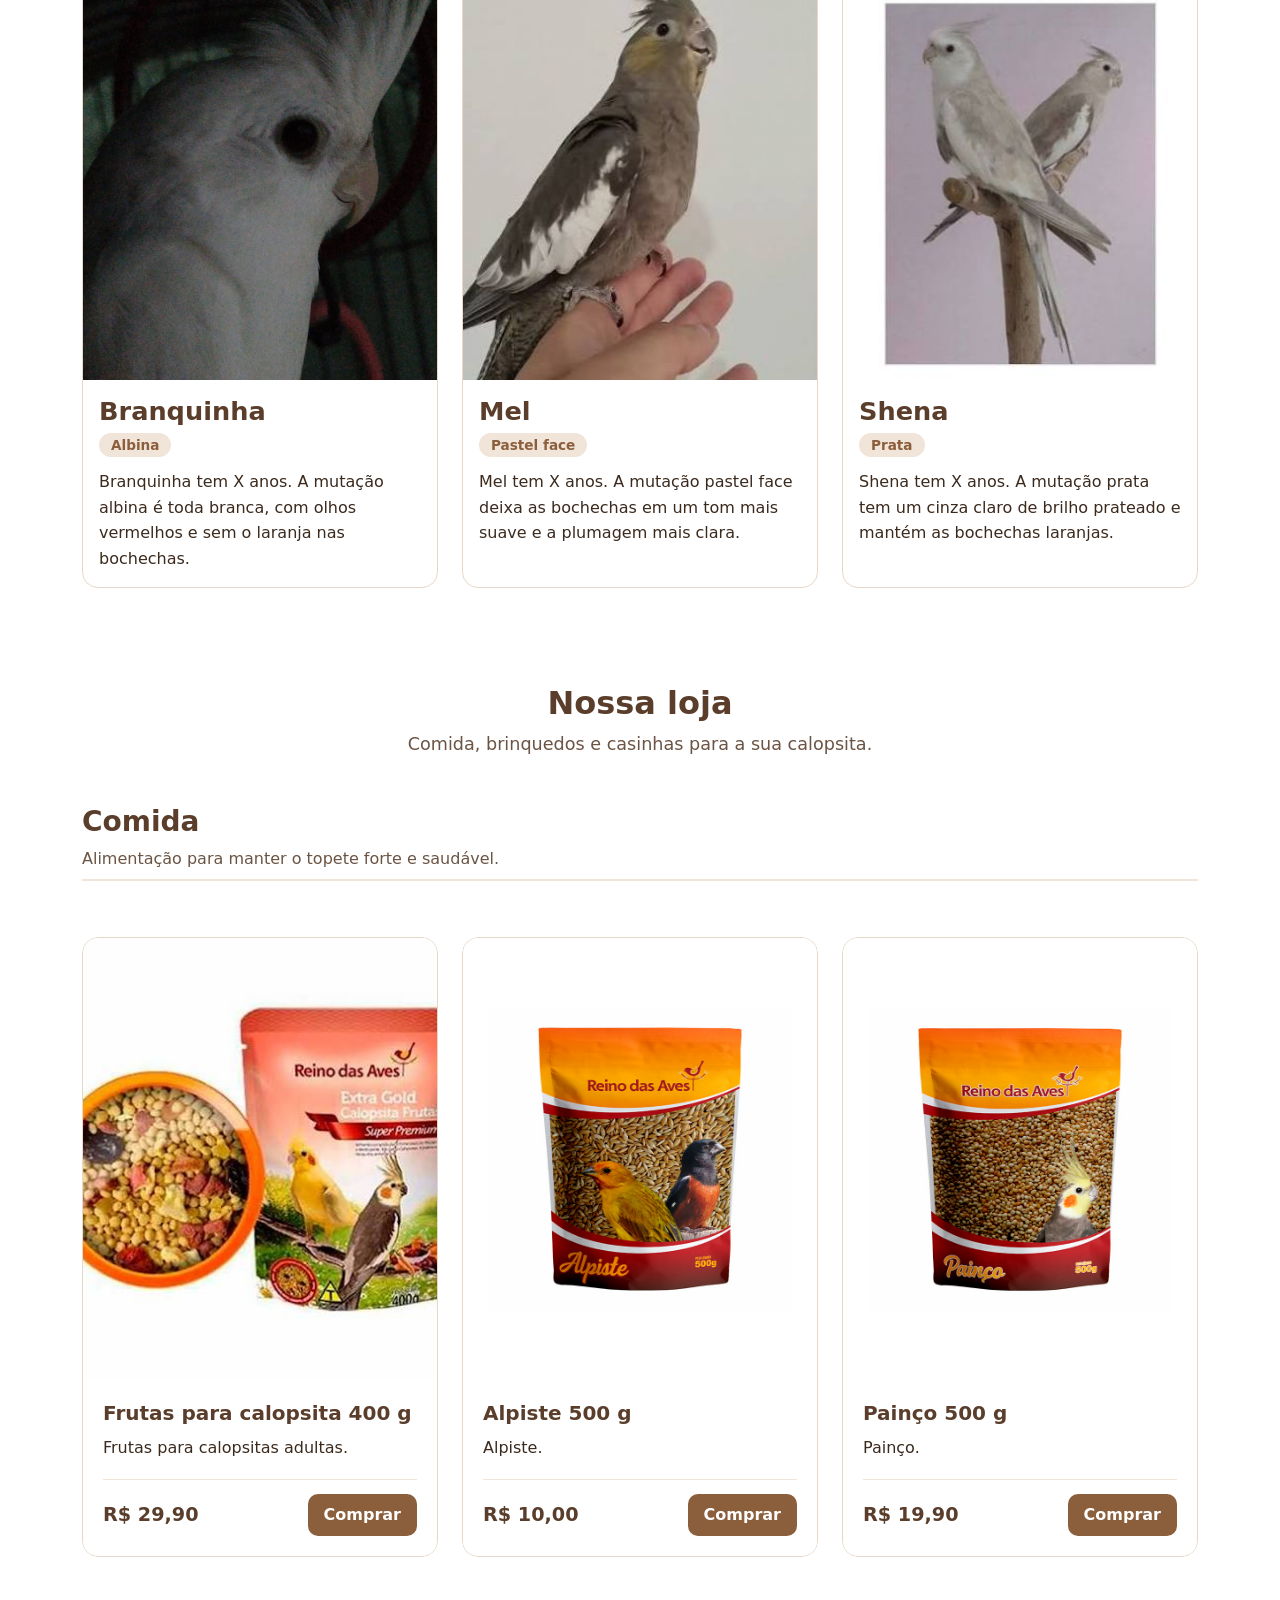
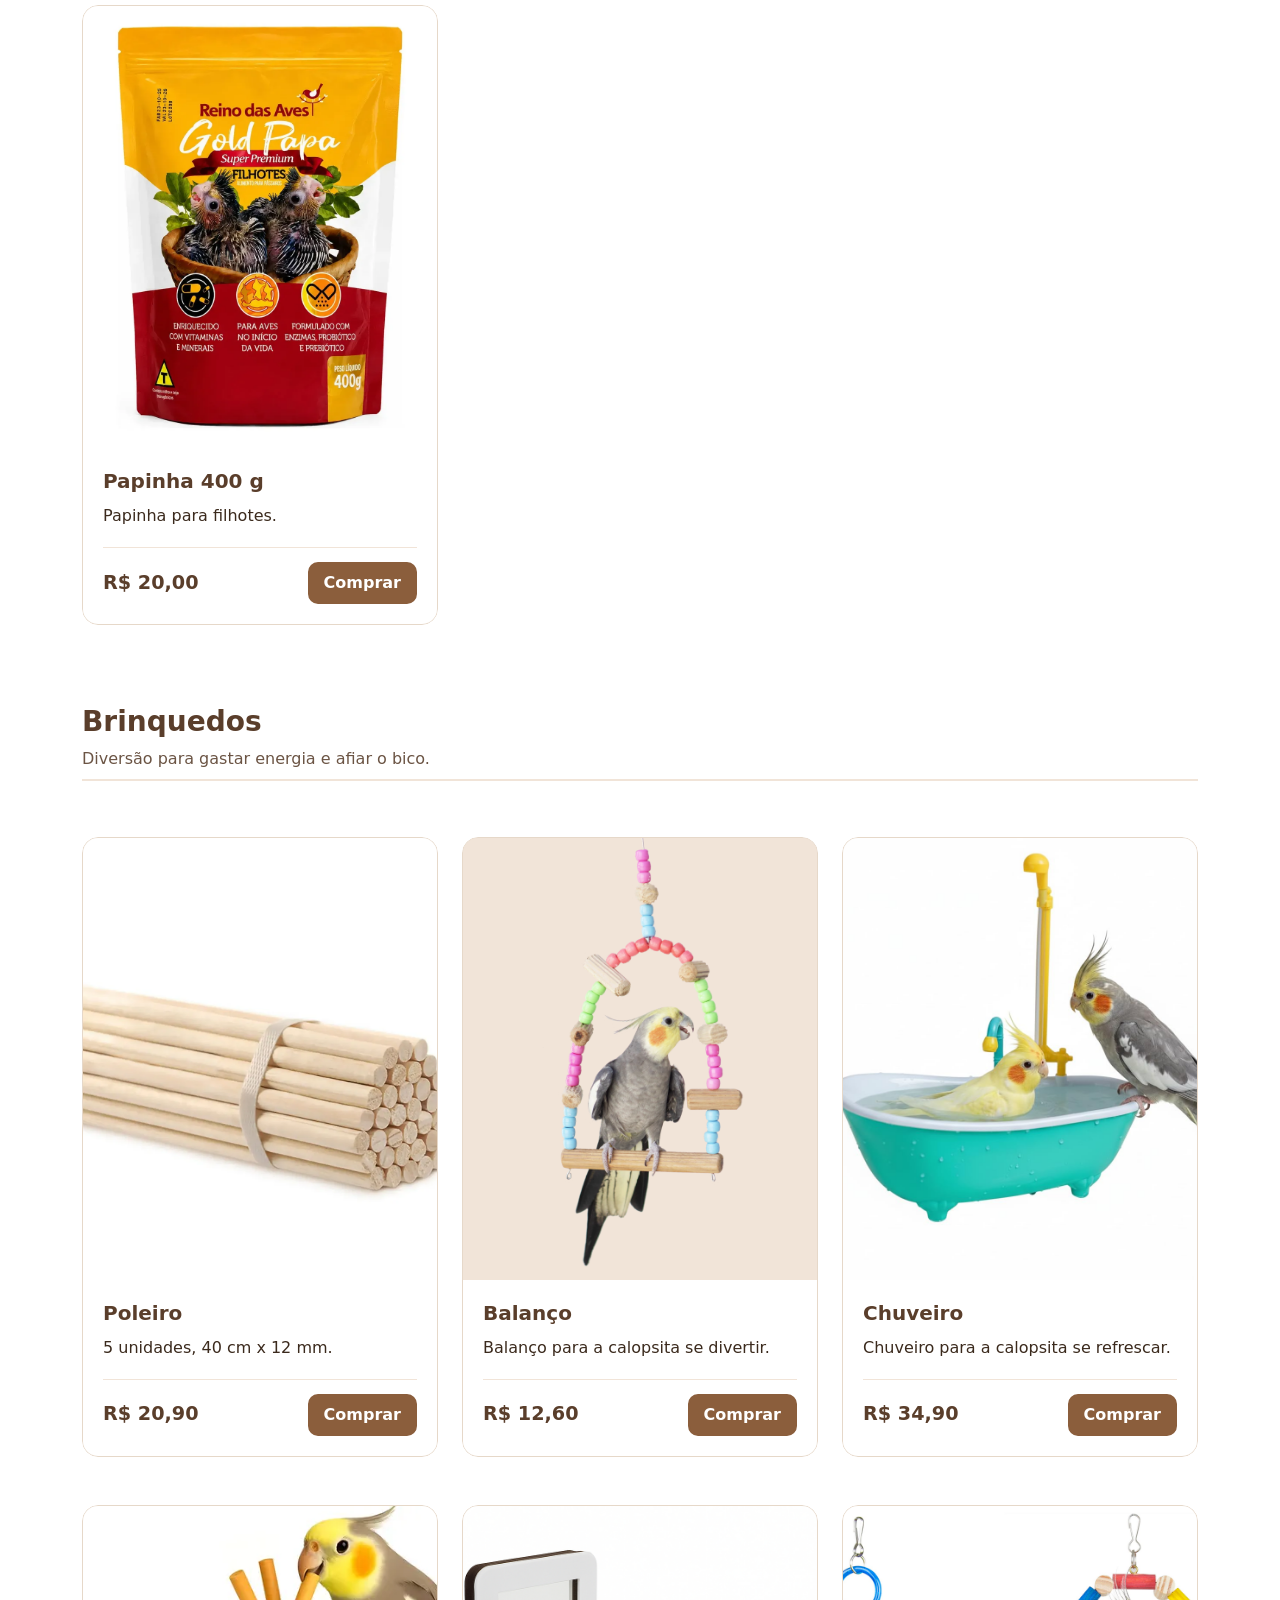
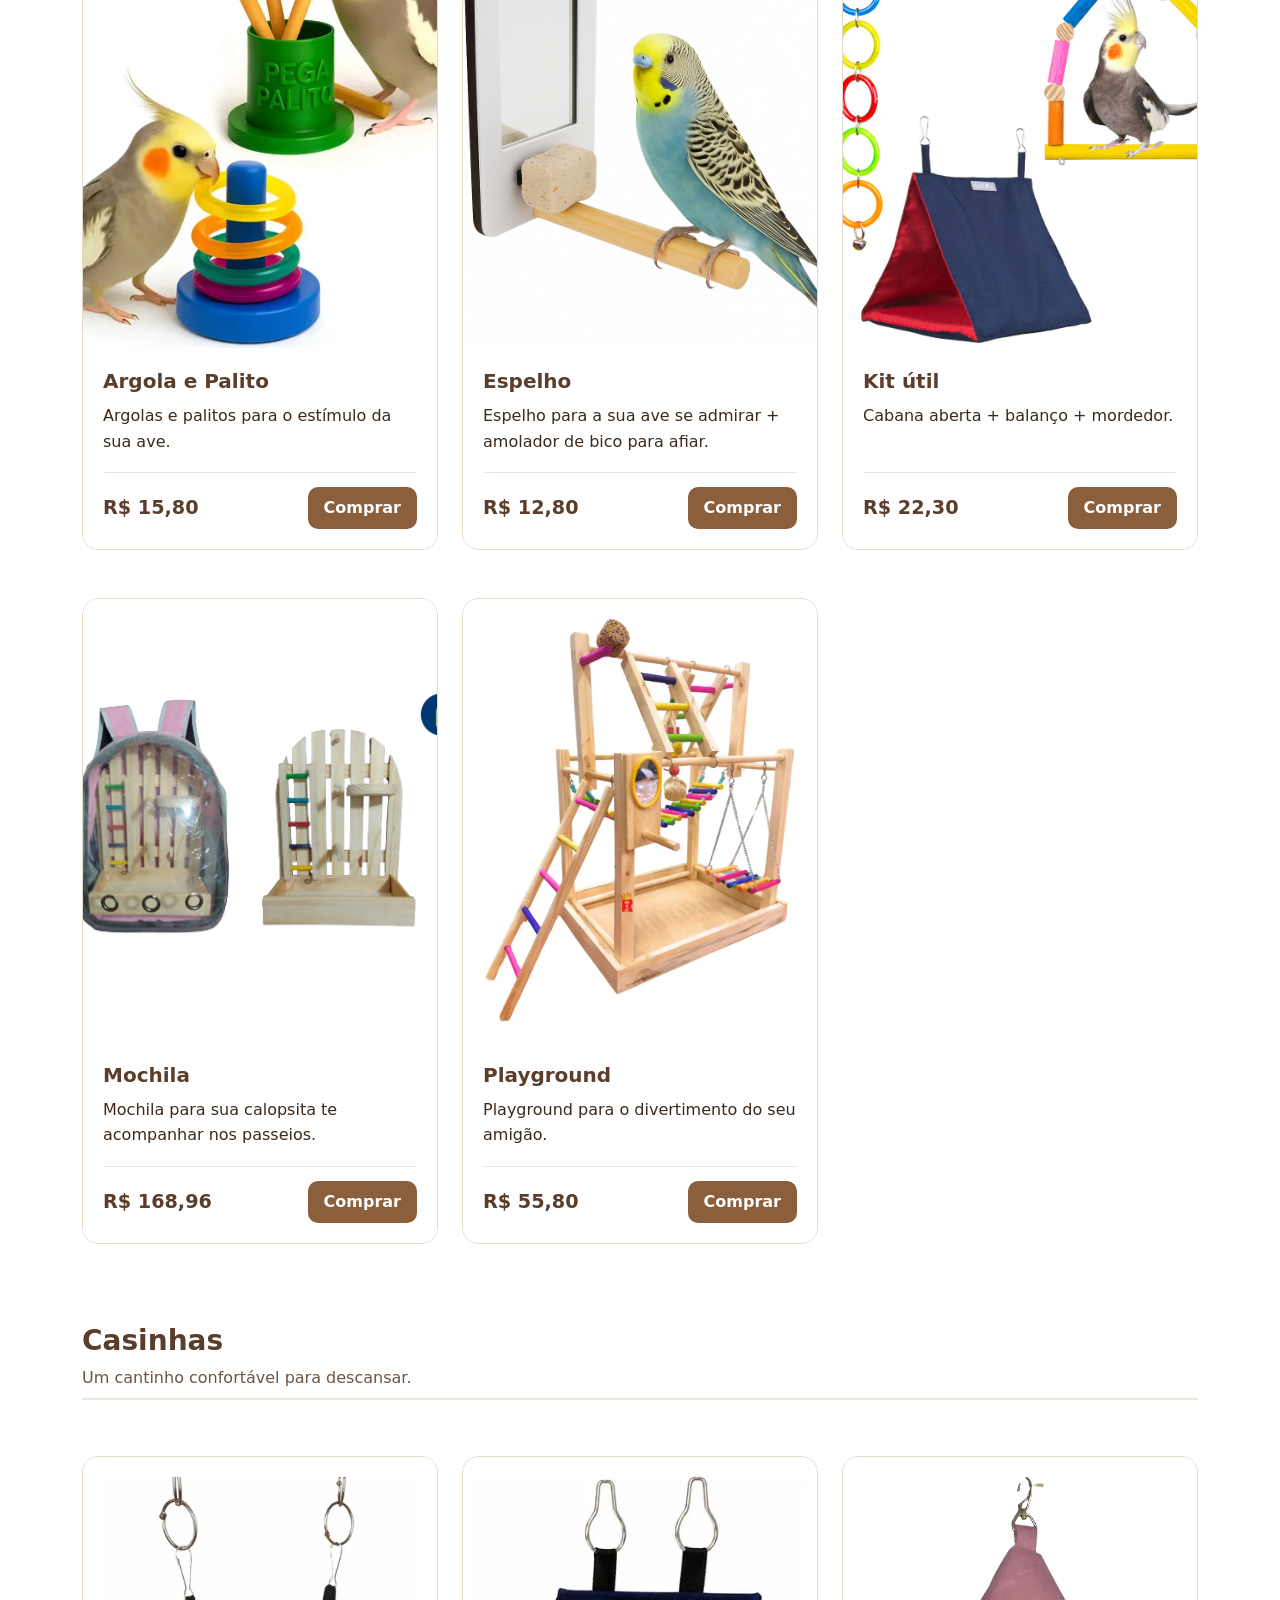
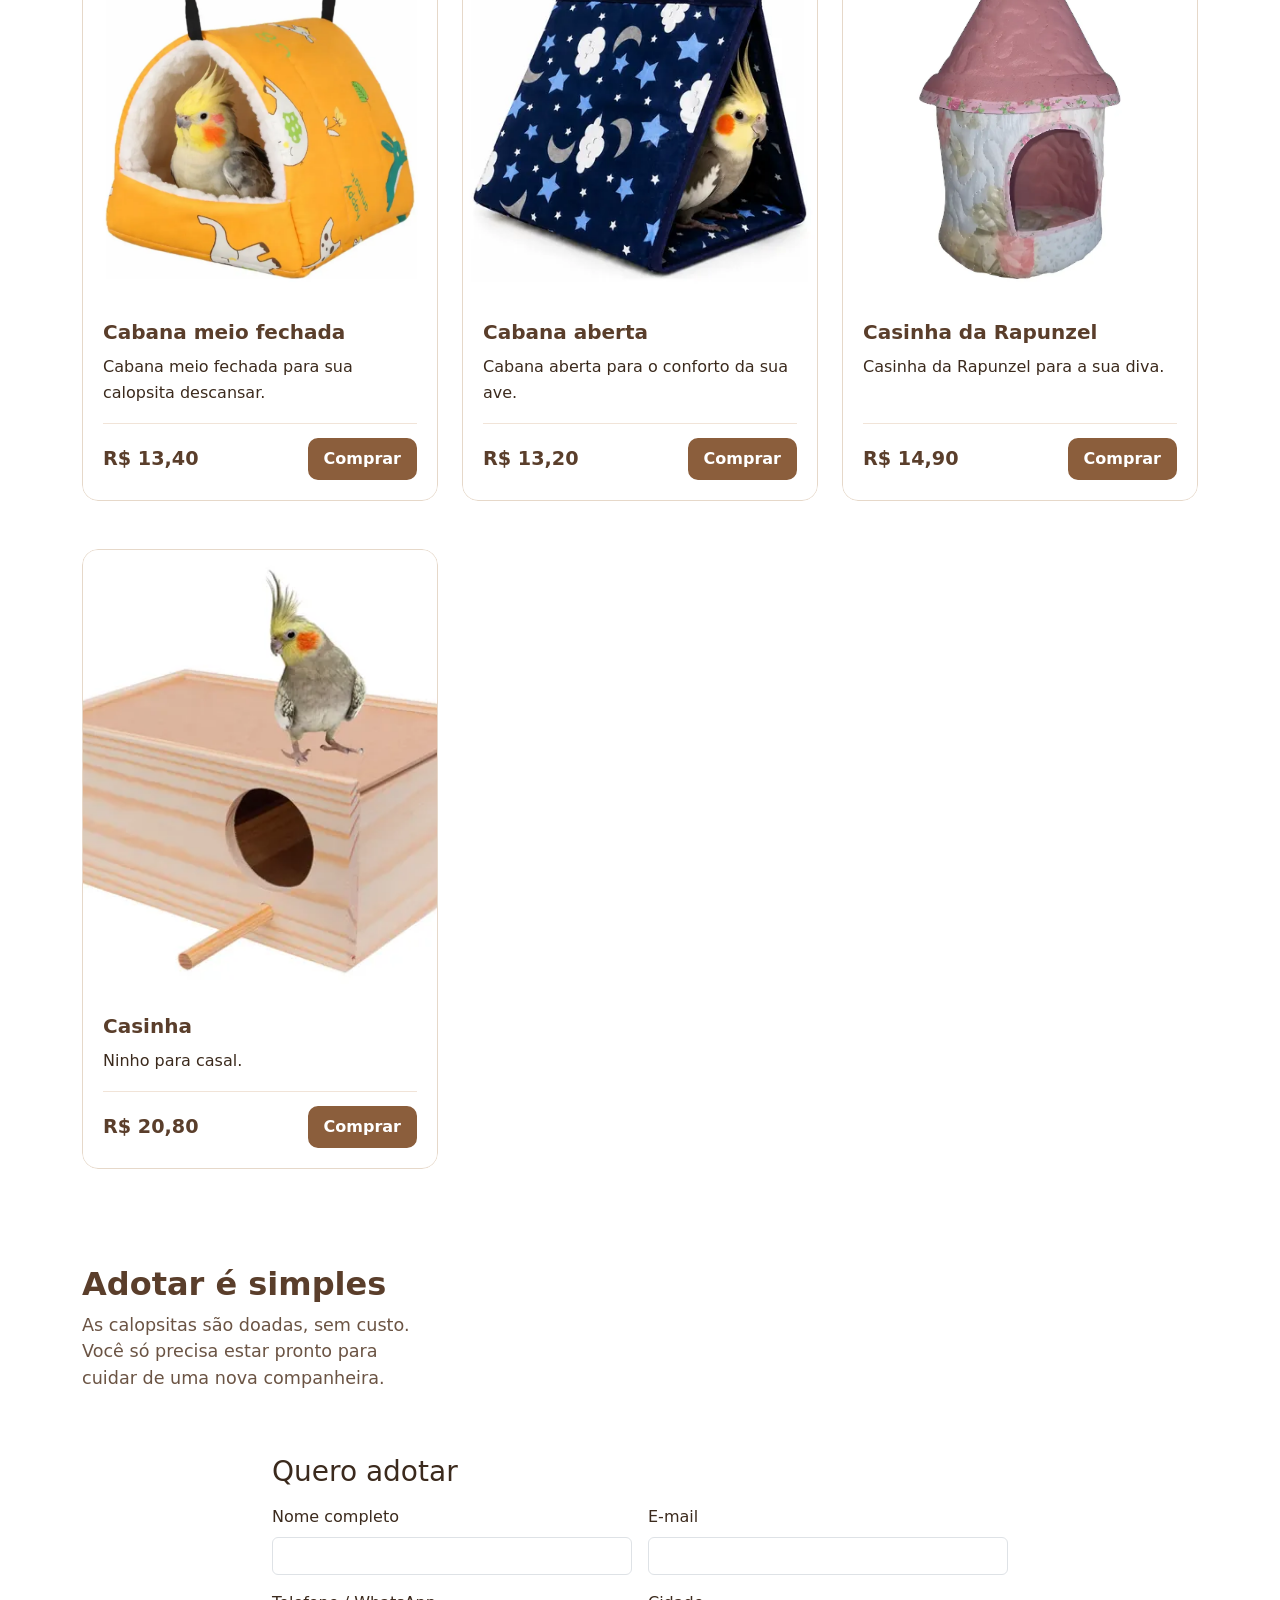
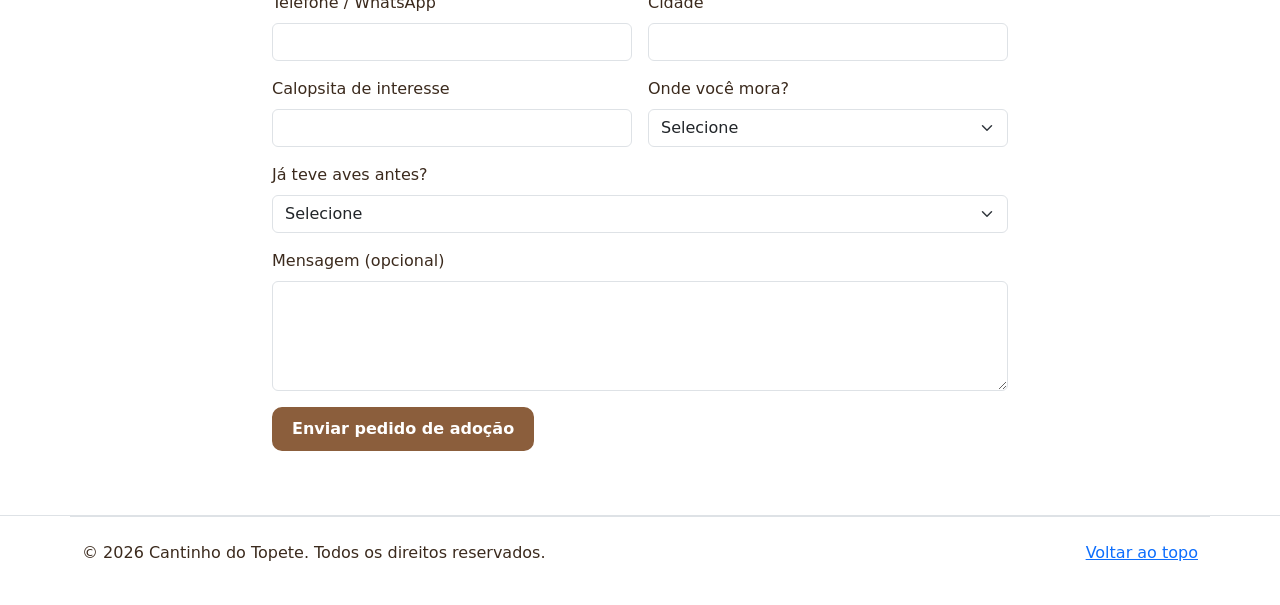
<file: Catalogo_Produtos/index.html>
<!DOCTYPE html>
<html lang="pt-BR">

<head>
    <meta charset="UTF-8">
    <meta name="viewport" content="width=device-width, initial-scale=1.0">

    <link rel="stylesheet" href="https://cdn.jsdelivr.net/npm/bootstrap@5.3.8/dist/css/bootstrap.min.css">
    <link rel="preconnect" href="https://fonts.googleapis.com">
    <link rel="preconnect" href="https://fonts.gstatic.com" crossorigin>
    <link href="https://fonts.googleapis.com/css2?family=Playfair+Display:wght@400;700&display=swap" rel="stylesheet">
    <link rel="stylesheet" href="style.css">

    <title>Cantinho do Topete</title>
</head>

<body>
    <header class="site-header sticky-top">
        <nav class="navbar navbar-expand-lg" aria-label="Navegação principal">
            <div class="container">
                <a class="navbar-brand" href="#inicio">
                    <img src="imagem/logo_cantinho_do_topete.png" alt="Logo Cantinho do Topete" class="site-logo">
                </a>

                <a class="nav-cart ms-auto ms-lg-3 me-2 me-lg-0 order-lg-last" href="carrinho.html"
                    aria-label="Abrir carrinho">
                    <svg xmlns="http://www.w3.org/2000/svg" width="26" height="26" viewBox="0 0 24 24" fill="none"
                        stroke="currentColor" stroke-width="2" stroke-linecap="round" stroke-linejoin="round"
                        aria-hidden="true">
                        <circle cx="9" cy="21" r="1"></circle>
                        <circle cx="20" cy="21" r="1"></circle>
                        <path d="M1 1h4l2.68 13.39a2 2 0 0 0 2 1.61h9.72a2 2 0 0 0 2-1.61L23 6H6"></path>
                    </svg>
                    <span id="cart-count" class="cart-badge" hidden>0</span>
                </a>

                <button class="navbar-toggler" type="button" data-bs-toggle="collapse" data-bs-target="#menu"
                    aria-controls="menu" aria-expanded="false" aria-label="Abrir menu">
                    <span class="navbar-toggler-icon"></span>
                </button>

                <div class="collapse navbar-collapse" id="menu">
                    <ul class="navbar-nav ms-auto align-items-lg-center gap-lg-2" id="nav-links">
                        <li class="nav-item"><a class="nav-link" href="#inicio">Início</a></li>
                        <li class="nav-item"><a class="nav-link" href="#calopsitas">Adoção</a></li>
                        <li class="nav-item"><a class="nav-link" href="#loja">Loja</a></li>
                        <li class="nav-item"><a class="nav-link" href="#contato">Contato</a></li>
                    </ul>
                    <a class="btn btn-topete ms-lg-3 mt-2 mt-lg-0" href="#formulario-adocao">Quero adotar</a>
                </div>
            </div>
        </nav>
    </header>

    <main>

        <!-- Seção inicial: banner e apresentação -->
        <section id="inicio" aria-label="Apresentação do Cantinho do Topete">
            <div id="myCarousel" class="carousel slide" data-bs-ride="carousel">

                <div class="carousel-indicators">
                    <button type="button" data-bs-target="#myCarousel" data-bs-slide-to="0" class="active"
                        aria-current="true" aria-label="Slide 1"></button>
                    <button type="button" data-bs-target="#myCarousel" data-bs-slide-to="1"
                        aria-label="Slide 2"></button>
                    <button type="button" data-bs-target="#myCarousel" data-bs-slide-to="2"
                        aria-label="Slide 3"></button>
                </div>

                <div class="carousel-inner">

                    <!-- Slide 1: boas-vindas -->
                    <div class="carousel-item active">
                        <img src="imagem/banner_cantinho_do_topete.png" class="d-block w-100 banner-img banner-foco-direita"
                            alt="Banner do Cantinho do Topete">

                        <div class="carousel-caption banner-caption banner-esquerda">
                            <h1 class="banner-titulo">Calopsitas</h1>
                            <p class="banner-texto">
                                <strong>Seja bem-vindo ao Cantinho do Topete!</strong> O lugar onde o amor pelas
                                calopsitas ganha asas. Aqui, cada detalhe é pensado com muito carinho para oferecer o
                                máximo de conforto, saúde e alegria para o seu melhor amigo de penas.
                            </p>
                        </div>
                    </div>

                    <!-- Slide 2: brinquedos -->
                    <div class="carousel-item">
                        <img src="imagem/banner_calopsitas_2_novo_com_brinquedos.png" class="d-block w-100 banner-img"
                            alt="Brinquedos e diversão para calopsitas">

                        <div class="carousel-caption banner-caption banner-direita">
                            <h2 class="banner-titulo">Brinquedos e Diversão</h2>
                            <p class="banner-texto">
                                Xô, tédio! Brinquedos e diversão para sua calopsita.
                                Garanta o bem-estar do seu amiguinho com acessórios seguros para ele gastar energia,
                                afiar o bico e se divertir no Cantinho do Topete.
                            </p>
                        </div>
                    </div>

                    <!-- Slide 3: alimentação -->
                    <div class="carousel-item">
                        <img src="imagem/banner_calopsitas_1_alimentacao_saudavel.png" class="d-block w-100 banner-img banner-foco-direita"
                            alt="Alimentação saudável para calopsitas">

                        <div class="carousel-caption banner-caption banner-esquerda">
                            <h2 class="banner-titulo">Alimentação Saudável</h2>
                            <p class="banner-texto">
                                A melhor nutrição para a sua ave.
                                Rações extrusadas premium e sementes selecionadas. Tudo para manter o topete do seu
                                companheiro forte, saudável e cheio de energia!
                            </p>
                        </div>
                    </div>

                </div>

                <button class="carousel-control-prev" type="button" data-bs-target="#myCarousel" data-bs-slide="prev">
                    <span class="carousel-control-prev-icon" aria-hidden="true"></span>
                    <span class="visually-hidden">Anterior</span>
                </button>

                <button class="carousel-control-next" type="button" data-bs-target="#myCarousel" data-bs-slide="next">
                    <span class="carousel-control-next-icon" aria-hidden="true"></span>
                    <span class="visually-hidden">Próximo</span>
                </button>
            </div>
        </section>

        <!-- Seção: nossas calopsitas -->
        <section id="calopsitas" class="container py-5" aria-labelledby="t-calopsitas">
            <div class="text-center mb-5">
                <h2 id="t-calopsitas" class="section-title">Nossas calopsitas</h2>
                <p class="section-lead">Conheça quem está esperando por um lar.</p>
            </div>

            <div class="grupo-titulo">
                <h3 id="t-filhotes">Filhotes</h3>
                <p>Ainda em crescimento, com a idade contada em dias.</p>
            </div>

            <div class="row row-cols-1 row-cols-md-2 row-cols-lg-3 g-4 mb-5">
                <div class="col">
                    <article class="card calopsita-card h-100" id="filhote-albina">
                        <div class="calopsita-foto">
                            <img src="imagem/albina_10%20dias.jpg" alt="Filhote de calopsita albina com 10 dias" loading="lazy" style="object-position: 58% 50%;">
                            <!-- Status: status-disponivel | status-reservada | status-adotada -->
                            <span class="status-badge status-disponivel">Disponível</span>
                        </div>
                        <div class="card-body">
                            <h4 class="calopsita-nome">Filhote albina</h4>
                            <span class="calopsita-tipo">Albina</span>
                            <span class="calopsita-idade">10 dias</span>
                            <p class="calopsita-texto">Com 10 dias de vida, ainda está quase sem penas. Já dá para ver os olhos vermelhos, típicos da mutação albina.</p>
                        </div>
                    </article>
                </div>

                <div class="col">
                    <article class="card calopsita-card h-100" id="filhote-silvestre">
                        <div class="calopsita-foto">
                            <img src="imagem/silvestre_15dias.png" alt="Filhote de calopsita silvestre com 15 dias" loading="lazy">
                            <!-- Status: status-disponivel | status-reservada | status-adotada -->
                            <span class="status-badge status-disponivel">Disponível</span>
                        </div>
                        <div class="card-body">
                            <h4 class="calopsita-nome">Filhote silvestre</h4>
                            <span class="calopsita-tipo">Silvestre</span>
                            <span class="calopsita-idade">15 dias</span>
                            <p class="calopsita-texto">Com 15 dias de vida, as penas cinza começam a surgir e o topete amarelo já aparece.</p>
                        </div>
                    </article>
                </div>

                <div class="col">
                    <article class="card calopsita-card h-100" id="filhote-lutino">
                        <div class="calopsita-foto">
                            <img src="imagem/lutino_20dias.png" alt="Filhote de calopsita lutino com 20 dias" loading="lazy">
                            <!-- Status: status-disponivel | status-reservada | status-adotada -->
                            <span class="status-badge status-disponivel">Disponível</span>
                        </div>
                        <div class="card-body">
                            <h4 class="calopsita-nome">Filhote lutino</h4>
                            <span class="calopsita-tipo">Lutino</span>
                            <span class="calopsita-idade">20 dias</span>
                            <p class="calopsita-texto">Com 20 dias de vida, as penas nascem em tom amarelo claro, e o topete e as bochechas laranjas começam a se formar.</p>
                        </div>
                    </article>
                </div>
            </div>

            <div class="grupo-titulo">
                <h3 id="t-adultas">Adultas</h3>
                <p>Já crescidas, com a idade contada em anos.</p>
            </div>

            <div class="row row-cols-1 row-cols-md-2 row-cols-lg-3 g-4">
                <div class="col">
                    <article class="card calopsita-card h-100" id="kiuca">
                        <div class="calopsita-foto">
                            <img src="imagem/cinza_silvestre.jpg" alt="Kiuca, calopsita silvestre" loading="lazy">
                            <!-- Status: status-disponivel | status-reservada | status-adotada -->
                            <span class="status-badge status-disponivel">Disponível</span>
                        </div>
                        <div class="card-body">
                            <h4 class="calopsita-nome">Kiuca</h4>
                            <span class="calopsita-tipo">Silvestre</span>
                            <p class="calopsita-texto">Kiuca tem X anos e traz o padrão original da espécie: corpo cinza, bordas das asas brancas e bochechas laranjas. Nos machos adultos, a cabeça é amarela.</p>
                        </div>
                    </article>
                </div>

                <div class="col">
                    <article class="card calopsita-card h-100" id="gabi">
                        <div class="calopsita-foto">
                            <img src="imagem/arlequim.jpg" alt="Gabi, calopsita arlequim" loading="lazy">
                            <!-- Status: status-disponivel | status-reservada | status-adotada -->
                            <span class="status-badge status-disponivel">Disponível</span>
                        </div>
                        <div class="card-body">
                            <h4 class="calopsita-nome">Gabi</h4>
                            <span class="calopsita-tipo">Arlequim</span>
                            <p class="calopsita-texto">Gabi tem X anos. A mutação arlequim mistura manchas amarelas, brancas e cinzas, e nenhuma ave tem o desenho igual ao de outra.</p>
                        </div>
                    </article>
                </div>

                <div class="col">
                    <article class="card calopsita-card h-100" id="adriana">
                        <div class="calopsita-foto">
                            <img src="imagem/lutino.jpg" alt="Adriana, calopsita lutino" loading="lazy">
                            <!-- Status: status-disponivel | status-reservada | status-adotada -->
                            <span class="status-badge status-reservada">Reservada</span>
                        </div>
                        <div class="card-body">
                            <h4 class="calopsita-nome">Adriana</h4>
                            <span class="calopsita-tipo">Lutino</span>
                            <p class="calopsita-texto">Adriana tem X anos. A mutação lutino tem plumagem amarela ou branco-marfim, olhos vermelhos e bochechas laranjas bem vivas.</p>
                        </div>
                    </article>
                </div>

                <div class="col">
                    <article class="card calopsita-card h-100" id="anna">
                        <div class="calopsita-foto">
                            <img src="imagem/canela.jpeg" alt="Anna, calopsita canela" loading="lazy">
                            <!-- Status: status-disponivel | status-reservada | status-adotada -->
                            <span class="status-badge status-disponivel">Disponível</span>
                        </div>
                        <div class="card-body">
                            <h4 class="calopsita-nome">Anna</h4>
                            <span class="calopsita-tipo">Canela</span>
                            <p class="calopsita-texto">Anna tem X anos. A mutação canela troca o cinza por tons de marrom-claro, com bico e pés rosados e bochechas laranjas.</p>
                        </div>
                    </article>
                </div>

                <div class="col">
                    <article class="card calopsita-card h-100" id="pithuca">
                        <div class="calopsita-foto">
                            <img src="imagem/perola.jpg" alt="Pithuca, calopsita pérola" loading="lazy">
                            <!-- Status: status-disponivel | status-reservada | status-adotada -->
                            <span class="status-badge status-disponivel">Disponível</span>
                        </div>
                        <div class="card-body">
                            <h4 class="calopsita-nome">Pithuca</h4>
                            <span class="calopsita-tipo">Pérola</span>
                            <p class="calopsita-texto">Pithuca tem X anos. A mutação pérola desenha nas costas e nas asas pequenas escamas amarelas e cinzas, como pérolas.</p>
                        </div>
                    </article>
                </div>

                <div class="col">
                    <article class="card calopsita-card h-100" id="floquinho">
                        <div class="calopsita-foto">
                            <img src="imagem/Floquinho.jpeg" alt="Floquinho, calopsita cara branca" loading="lazy">
                            <!-- Status: status-disponivel | status-reservada | status-adotada -->
                            <span class="status-badge status-adotada">Doado</span>
                        </div>
                        <div class="card-body">
                            <h4 class="calopsita-nome">Floquinho</h4>
                            <span class="calopsita-tipo">Cara branca</span>
                            <p class="calopsita-texto">Floquinho tem X anos. A mutação cara branca não tem amarelo nem laranja no rosto, e o visual fica em tons de cinza e branco.</p>
                        </div>
                    </article>
                </div>

                <div class="col">
                    <article class="card calopsita-card h-100" id="branquinha">
                        <div class="calopsita-foto">
                            <img src="imagem/branquinha2.jpeg" alt="Branquinha, calopsita albina" loading="lazy">
                            <!-- Status: status-disponivel | status-reservada | status-adotada -->
                            <span class="status-badge status-adotada">Doada</span>
                        </div>
                        <div class="card-body">
                            <h4 class="calopsita-nome">Branquinha</h4>
                            <span class="calopsita-tipo">Albina</span>
                            <p class="calopsita-texto">Branquinha tem X anos. A mutação albina é toda branca, com olhos vermelhos e sem o laranja nas bochechas.</p>
                        </div>
                    </article>
                </div>

                <div class="col">
                    <article class="card calopsita-card h-100" id="mel">
                        <div class="calopsita-foto">
                            <img src="imagem/pastel_face.jpg" alt="Mel, calopsita pastel face" loading="lazy">
                            <!-- Status: status-disponivel | status-reservada | status-adotada -->
                            <span class="status-badge status-disponivel">Disponível</span>
                        </div>
                        <div class="card-body">
                            <h4 class="calopsita-nome">Mel</h4>
                            <span class="calopsita-tipo">Pastel face</span>
                            <p class="calopsita-texto">Mel tem X anos. A mutação pastel face deixa as bochechas em um tom mais suave e a plumagem mais clara.</p>
                        </div>
                    </article>
                </div>

                <div class="col">
                    <article class="card calopsita-card h-100" id="shena">
                        <div class="calopsita-foto">
                            <img src="imagem/prata.jpg" alt="Shena, calopsita prata" loading="lazy">
                            <!-- Status: status-disponivel | status-reservada | status-adotada -->
                            <span class="status-badge status-disponivel">Disponível</span>
                        </div>
                        <div class="card-body">
                            <h4 class="calopsita-nome">Shena</h4>
                            <span class="calopsita-tipo">Prata</span>
                            <p class="calopsita-texto">Shena tem X anos. A mutação prata tem um cinza claro de brilho prateado e mantém as bochechas laranjas.</p>
                        </div>
                    </article>
                </div>
            </div>
        </section>

        <!-- Seção: loja -->
        <section id="loja" class="loja-secao py-5" aria-labelledby="t-loja">
            <div class="container">
                <div class="text-center mb-5">
                    <h2 id="t-loja" class="section-title">Nossa loja</h2>
                    <p class="section-lead">Comida, brinquedos e casinhas para a sua calopsita.</p>
                </div>

                <!-- Os produtos são montados a partir do arquivo produtos.js -->
                <div id="loja-produtos"></div>
            </div>
        </section>

        <!-- Seção: como adotar + formulário -->
        <section id="como-adotar" class="section bg-white border-bottom" aria-labelledby="t-como">
            <div class="container py-5">
                <div class="row g-4 g-lg-5">
                    <div class="col-lg-4">
                        <h2 id="t-como" class="section-title">Adotar é simples</h2>
                        <p class="section-lead">As calopsitas são doadas, sem custo. Você só precisa estar pronto
                            para cuidar de uma nova companheira.</p>
                    </div>
                </div>

                <!-- Formulário de adoção -->
                <div class="row justify-content-center mt-5" id="formulario-adocao">
                    <div class="col-lg-8">
                        <h3 class="mb-3">Quero adotar</h3>

                        <form id="form-adocao" action="https://formsubmit.co/ajax/lara.vitoria14022@gmail.com" method="POST" novalidate>
                            <div class="row g-3">
                                <div class="col-md-6">
                                    <label for="nome" class="form-label">Nome completo</label>
                                    <input type="text" class="form-control" id="nome" name="nome" required>
                                </div>
                                <div class="col-md-6">
                                    <label for="email" class="form-label">E-mail</label>
                                    <input type="email" class="form-control" id="email" name="email" required>
                                </div>
                                <div class="col-md-6">
                                    <label for="telefone" class="form-label">Telefone / WhatsApp</label>
                                    <input type="tel" class="form-control" id="telefone" name="telefone" required>
                                </div>
                                <div class="col-md-6">
                                    <label for="cidade" class="form-label">Cidade</label>
                                    <input type="text" class="form-control" id="cidade" name="cidade" required>
                                </div>
                                <div class="col-md-6">
                                    <label for="calopsita" class="form-label">Calopsita de interesse</label>
                                    <input type="text" class="form-control" id="calopsita"
                                        name="calopsita_de_interesse" required>
                                </div>
                                <div class="col-md-6">
                                    <label for="moradia" class="form-label">Onde você mora?</label>
                                    <select class="form-select" id="moradia" name="moradia" required>
                                        <option value="" selected disabled>Selecione</option>
                                        <option>Casa</option>
                                        <option>Apartamento</option>
                                    </select>
                                </div>
                                <div class="col-12">
                                    <label for="experiencia" class="form-label">Já teve aves antes?</label>
                                    <select class="form-select" id="experiencia" name="experiencia_com_aves" required>
                                        <option value="" selected disabled>Selecione</option>
                                        <option>Sim</option>
                                        <option>Não, seria a primeira vez</option>
                                    </select>
                                </div>
                                <div class="col-12">
                                    <label for="mensagem" class="form-label">Mensagem (opcional)</label>
                                    <textarea class="form-control" id="mensagem" name="mensagem" rows="4"></textarea>
                                </div>

                                <!-- Configurações do FormSubmit -->
                                <input type="hidden" name="_subject" value="Novo pedido de adoção - Cantinho do Topete">
                                <input type="hidden" name="_captcha" value="false">
                                <input type="hidden" name="_template" value="table">
                                <!-- Anti-spam: robôs preenchem, pessoas não veem -->
                                <input type="text" name="_honey" style="display:none" tabindex="-1" autocomplete="off">

                                <div class="col-12">
                                    <button type="submit" class="btn btn-topete">Enviar pedido de adoção</button>
                                </div>
                            </div>
                        </form>

                        <div id="form-status" class="mt-3" role="status" aria-live="polite"></div>
                    </div>
                </div>
            </div>
        </section>

    </main>

    <!-- Rodapé -->
    <footer id="contato" class="container py-4 border-top">
        <p class="float-end"><a href="#inicio">Voltar ao topo</a></p>
        <p>&copy; 2026 Cantinho do Topete. Todos os direitos reservados.</p>
    </footer>

    <script src="https://cdn.jsdelivr.net/npm/bootstrap@5.3.8/dist/js/bootstrap.bundle.min.js"></script>
    <script src="produtos.js"></script>
    <script src="carrinho.js"></script>

    <script>
        const form = document.getElementById('form-adocao');
        const status = document.getElementById('form-status');

        form.addEventListener('submit', async (e) => {
            e.preventDefault();

            if (!form.checkValidity()) {
                form.classList.add('was-validated');
                return;
            }

            const botao = form.querySelector('button[type="submit"]');
            botao.disabled = true;
            botao.textContent = 'Enviando...';

            try {
                const resposta = await fetch(form.action, {
                    method: 'POST',
                    body: new FormData(form),
                    headers: { 'Accept': 'application/json' }
                });

                const dados = await resposta.json();

                if (resposta.ok && (dados.success === true || dados.success === "true")) {
                    status.innerHTML = '<div class="alert alert-success">Pedido enviado! Em breve entraremos em contato.</div>';
                    form.reset();
                    form.classList.remove('was-validated');
                } else {
                    throw new Error();
                }
            } catch {
                status.innerHTML = '<div class="alert alert-danger">Não foi possível enviar. Tente novamente em instantes.</div>';
            } finally {
                botao.disabled = false;
                botao.textContent = 'Enviar pedido de adoção';
            }
        });
    </script>
</body>

</html>
</file>
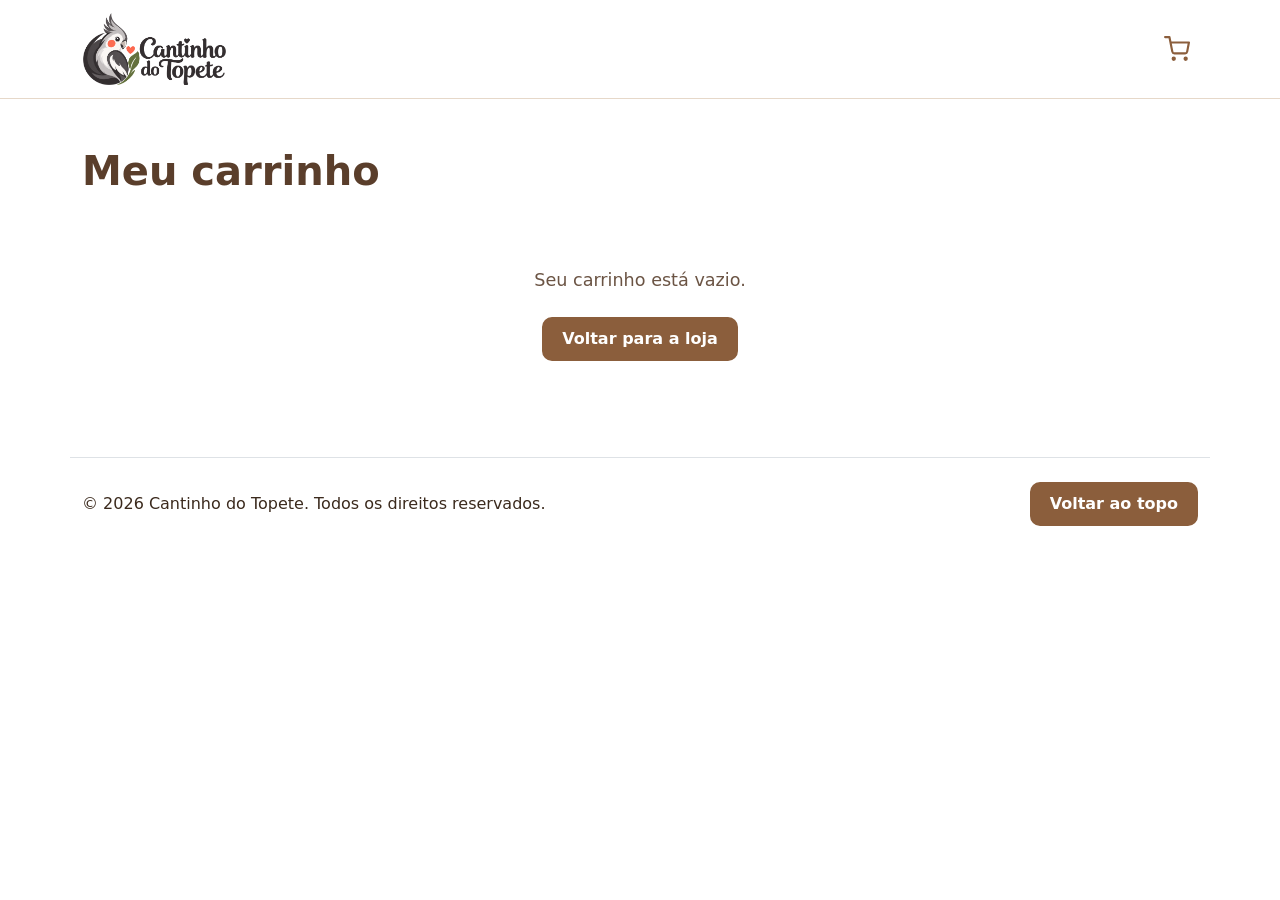
<file: carrinho.html>
<!DOCTYPE html>
<html lang="pt-BR">

<head>
    <meta charset="UTF-8">
    <meta name="viewport" content="width=device-width, initial-scale=1.0">
    <link rel="stylesheet" href="https://cdn.jsdelivr.net/npm/bootstrap@5.3.8/dist/css/bootstrap.min.css">
    <link rel="preconnect" href="https://fonts.googleapis.com">
    <link rel="preconnect" href="https://fonts.gstatic.com" crossorigin>
    <link href="https://fonts.googleapis.com/css2?family=Playfair+Display:wght@400;700&display=swap" rel="stylesheet">
    <link rel="stylesheet" href="style.css">

    <title>Carrinho | Cantinho do Topete</title>
</head>

<body>
    <header class="site-header sticky-top">
        <nav class="navbar navbar-expand-lg" aria-label="Navegação principal">
            <div class="container">
                <a class="navbar-brand" href="index.html#inicio">
                    <img src="imagem/logo_cantinho_do_topete.png" alt="Logo Cantinho do Topete" class="site-logo">
                </a>

                <a class="nav-cart ms-auto" href="carrinho.html" aria-label="Abrir carrinho">
                    <svg xmlns="http://www.w3.org/2000/svg" width="26" height="26" viewBox="0 0 24 24" fill="none"
                        stroke="currentColor" stroke-width="2" stroke-linecap="round" stroke-linejoin="round"
                        aria-hidden="true">
                        <circle cx="9" cy="21" r="1"></circle>
                        <circle cx="20" cy="21" r="1"></circle>
                        <path d="M1 1h4l2.68 13.39a2 2 0 0 0 2 1.61h9.72a2 2 0 0 0 2-1.61L23 6H6"></path>
                    </svg>
                    <span id="cart-count" class="cart-badge" hidden>0</span>
                </a>
            </div>
        </nav>
    </header>

    <main class="container py-5">
        <h1 class="section-title mb-4">Meu carrinho</h1>

        <!-- carrinho vazio -->
        <div id="carrinho-vazio" class="text-center py-5" hidden>
            <p class="section-lead mb-4">Seu carrinho está vazio.</p>
            <a class="btn btn-topete" href="index.html#loja">Voltar para a loja</a>
        </div>

        <!-- pedido enviado -->
        <div id="pedido-sucesso" class="text-center py-5" hidden>
            <div class="alert alert-success">Pedido enviado! Em breve entraremos em contato.</div>
            <a class="btn btn-topete" href="index.html#loja">Voltar para a loja</a>
        </div>

        <!-- carrinho com itens -->
        <div id="carrinho-conteudo" hidden>
            <div id="carrinho-itens"></div>

            <div class="carrinho-total">
                <span>Total</span>
                <strong id="carrinho-total">R$ 0,00</strong>
            </div>

            <h2 class="h4 mt-5 mb-3">Finalizar pedido</h2>

            <form id="form-pedido" action="https://formsubmit.co/ajax/lara.vitoria14022@gmail.com" method="POST"
                novalidate>
                <div class="row g-3">
                    <div class="col-md-6">
                        <label for="nome" class="form-label">Nome completo</label>
                        <input type="text" class="form-control" id="nome" name="nome" required>
                    </div>
                    <div class="col-md-6">
                        <label for="email" class="form-label">E-mail</label>
                        <input type="email" class="form-control" id="email" name="email" required>
                    </div>
                    <div class="col-md-6">
                        <label for="telefone" class="form-label">Telefone / WhatsApp</label>
                        <input type="tel" class="form-control" id="telefone" name="telefone" required>
                    </div>
                    <div class="col-md-6">
                        <label for="cidade" class="form-label">Cidade</label>
                        <input type="text" class="form-control" id="cidade" name="cidade" required>
                    </div>
                    <div class="col-12">
                        <label for="observacao" class="form-label">Observações (opcional)</label>
                        <textarea class="form-control" id="observacao" name="observacao" rows="3"></textarea>
                    </div>

                    <!-- Configurações do FormSubmit -->
                    <input type="hidden" name="_subject" value="Novo pedido da loja - Cantinho do Topete">
                    <input type="hidden" name="_captcha" value="false">
                    <input type="hidden" name="_template" value="table">
                    <!-- Anti-spam: robôs preenchem, pessoas não veem -->
                    <input type="text" name="_honey" style="display:none" tabindex="-1" autocomplete="off">

                    <div class="col-12">
                        <button type="submit" class="btn btn-topete">Enviar pedido</button>
                    </div>
                </div>
            </form>

            <div id="pedido-status" class="mt-3" role="status" aria-live="polite"></div>
        </div>
    </main>

    <footer id="contato"
        class="container py-4 border-top d-flex justify-content-between align-items-center flex-wrap gap-3">
        <p class="mb-0">&copy; 2026 Cantinho do Topete. Todos os direitos reservados.</p>
        <a class="btn btn-topete" href="#inicio">Voltar ao topo</a>
    </footer>

    <script src="https://cdn.jsdelivr.net/npm/bootstrap@5.3.8/dist/js/bootstrap.bundle.min.js"></script>
    <script src="produtos.js"></script>
    <script src="carrinho.js"></script>
</body>

</html>
</file>
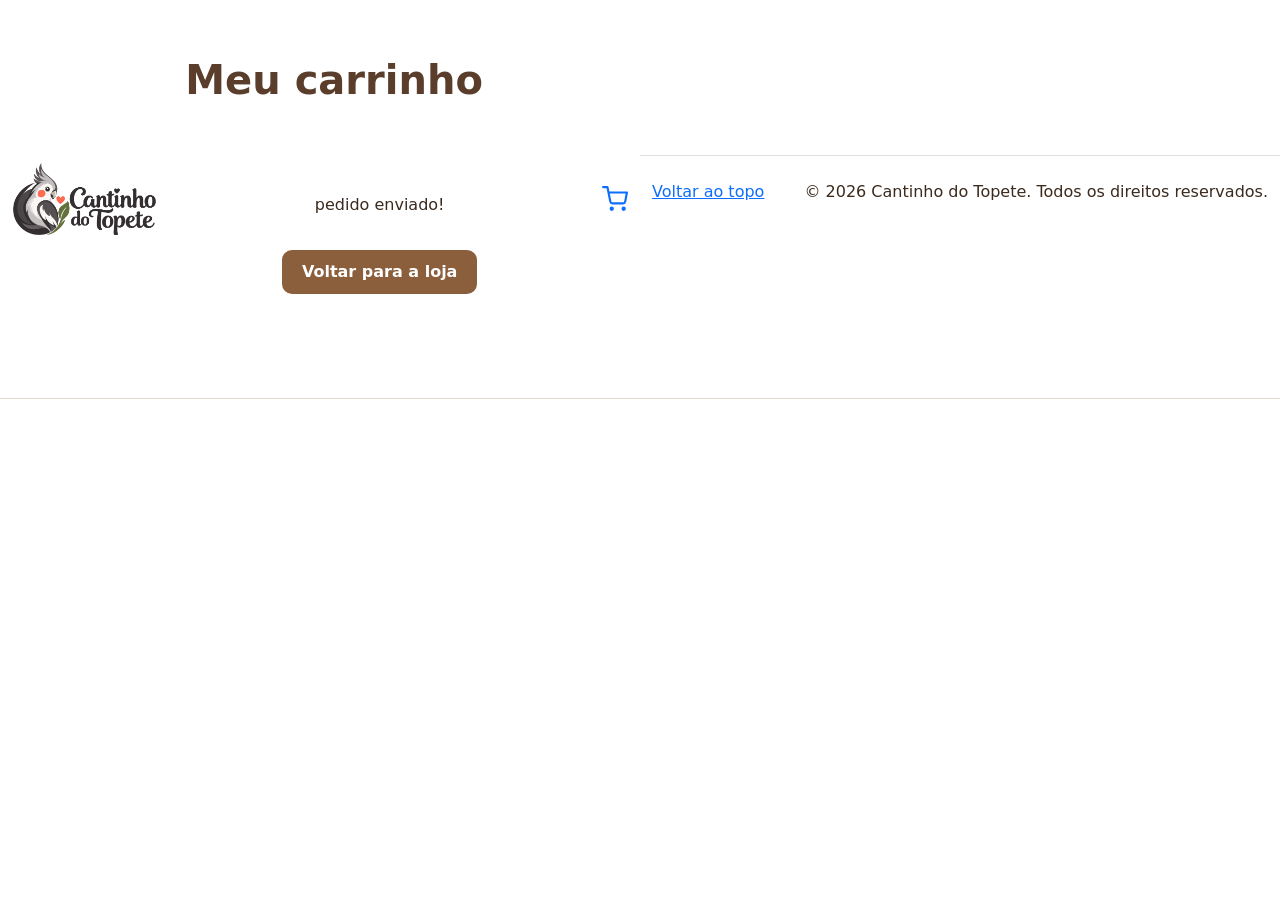
<file: Catalogo_Produtos/carrinho.html>
<!DOCTYPE html>
<html lang="en">

<head>
    <meta charset="UTF-8">
    <meta name="viewport" content="width=device-width, initial-scale=1.0">
    <link rel="stylesheet" href="https://cdn.jsdelivr.net/npm/bootstrap@5.3.8/dist/css/bootstrap.min.css">
    <link rel="preconnect" href="https://fonts.googleapis.com">
    <link rel="preconnect" href="https://fonts.gstatic.com" crossorigin>
    <link href="https://fonts.googleapis.com/css2?family=Playfair+Display:wght@400;700&display=swap" rel="stylesheet">
    <link rel="stylesheet" href="style.css">

    <title>Carrinho | Cantinho do Topete</title>
</head>

<body>
    <header class="site-header sticky-top">
        <nav class="navbar navbar-expand-lg" aria-label="Navegação principal">
            <div class="container">
                <a class="navbar-brand" href="index.html#inicio">
                    <img src="imagem/logo_cantinho_do_topete.png" alt="Logo Cantinho do Topete" class="site-logo">
                </a>

                <a class="nav-cart ms-auto ms-lg-3 me-2 me-lg-0 order-lg-last" href="carrinho.html"
                    aria-label="Abrir carrinho">
                    <svg xmlns="http://www.w3.org/2000/svg" width="26" height="26" viewBox="0 0 24 24" fill="none"
                        stroke="currentColor" stroke-width="2" stroke-linecap="round" stroke-linejoin="round"
                        aria-hidden="true">
                        <circle cx="9" cy="21" r="1"></circle>
                        <circle cx="20" cy="21" r="1"></circle>
                        <path d="M1 1h4l2.68 13.39a2 2 0 0 0 2 1.61h9.72a2 2 0 0 0 2-1.61L23 6H6"></path>
                    </svg>
                    <span id="cart-count" class="cart-badge" hidden>0</span>
                </a>

                <main class="container py-5">
                    <h1 class="section-title mb-4">Meu carrinho</h1>

                    <!--carrinho vazio-->
                    <div id="carrinho-vazio" classe="text-center py-5" hidden>
                        <p class="section-lead mb-4">Seu carrinho esta vazio</p>
                        <a class="btn btn-topete" href="index.html">Voltar</a>
                    </div>

                    <!--pedido enviado-->
                    <div id="sucesso" class="text-center py-5 hidden">
                        <div class="alert">pedido enviado!</div>
                        <a class="btn btn-topete" href="index.html">Voltar para a loja</a>
                    </div>

                    <!--carrinho com itens-->
                    <div id="carrinho-conteudo" hidden>
                        <div class="carrinho-total">
                            <span>Total</span>
                            <strong id="carrinho-total">R$ 0, 00</strong>
                        </div>

                        <h2 class="h4 mt-5 mb-3">Finalizar pedido</h2>

                        <form id="form-pedido" action="https://formsubmit.co/ajax/lara.vitoria14022@gmail.com"
                            method="POST" novalidate>
                            <div class="row g-3">
                                <div class="col-md-6">
                                    <label for="nome" class="form-label">Nome completo</label>
                                    <input type="text" class="form-control" id="nome" name="nome" required>
                                </div>
                                <div class="col-md-6">
                                    <label for="email" class="form-label">E-mail</label>
                                    <input type="email" class="form-control" id="email" name="email" required>
                                </div>
                                <div class="col-md-6">
                                    <label for="telefone" class="form-label">Telefone / WhatsApp</label>
                                    <input type="tel" class="form-control" id="telefone" name="telefone" required>
                                </div>
                                <div class="col-md-6">
                                    <label for="cidade" class="form-label">Cidade</label>
                                    <input type="text" class="form-control" id="cidade" name="cidade" required>
                                </div>
                                <div class="col-12">
                                    <label for="observacao" class="form-label">Observações (opcional)</label>
                                    <textarea class="form-control" id="observacao" name="observacao"
                                        rows="3"></textarea>
                                </div>

                                <!-- Configurações do FormSubmit -->
                                <input type="hidden" name="_subject" value="Novo pedido da loja - Cantinho do Topete">
                                <input type="hidden" name="_captcha" value="false">
                                <input type="hidden" name="_template" value="table">
                                <!-- Anti-spam: robôs preenchem, pessoas não veem -->
                                <input type="text" name="_honey" style="display:none" tabindex="-1" autocomplete="off">

                                <div class="col-12">
                                    <button type="submit" class="btn btn-topete">Enviar pedido</button>
                                </div>
                            </div>
                        </form>

                        <div id="pedido-status" class="mt-3" role="status" aria-live="polite"></div>
                    </div>
            </div>
            </main>

            <footer class="container py-4 border-top">
                <p class="float-end"><a href="#">Voltar ao topo</a></p>
                <p>&copy; 2026 Cantinho do Topete. Todos os direitos reservados.</p>
            </footer>

            <script src="https://cdn.jsdelivr.net/npm/bootstrap@5.3.8/dist/js/bootstrap.bundle.min.js"></script>
            <script src="produtos.js"></script>
            <script src="carrinho.js"></script>
</body>

</html>
</file>
<file: style.css>
:root {
    --cor-borda: #8b5e3c;
    --cor-fundo: #ffffff;
    --cor-fundo-hover: #f1e4d8;
    --cor-borda-clara: #e6d8c9;
    --cor-texto: #3b2a1d;
    --cor-titulo: #5a3e2b;
}

html {
    scroll-behavior: smooth;
    scroll-padding-top: 90px;
}

body {
    color: var(--cor-texto);
}

/* ---------- Menu ---------- */
.site-header {
    background-color: var(--cor-fundo);
    border-bottom: 1px solid var(--cor-borda-clara);
    z-index: 1030;
}

.site-logo {
    height: 72px;
    width: auto;
}

.site-header .nav-link {
    color: var(--cor-borda);
    font-weight: 500;
    padding: 8px 16px;
    border-radius: 10px;
    transition: background-color 0.3s;
}

.site-header .nav-link:hover,
.site-header .nav-link:focus-visible {
    color: var(--cor-borda);
    background-color: var(--cor-fundo-hover);
}

.site-header .navbar-toggler {
    border: 0;
}

.site-header .navbar-toggler:focus {
    box-shadow: none;
}

@media (max-width: 991.98px) {
    .site-header .navbar-collapse {
        text-align: center;
        padding-bottom: 12px;
    }
}

/* ---------- Botões ---------- */
.btn-topete {
    color: #fff;
    background-color: var(--cor-borda);
    border: 2px solid var(--cor-borda);
    border-radius: 10px;
    padding: 8px 18px;
    font-weight: 600;
    transition: background-color 0.3s, border-color 0.3s;
}

.btn-topete:hover,
.btn-topete:focus-visible {
    color: #fff;
    background-color: #6f4a2e;
    border-color: #6f4a2e;
}

/* ---------- Carrossel ---------- */
#myCarousel .carousel-control-prev,
#myCarousel .carousel-control-next {
    z-index: 5;
    width: 8%;
    opacity: 1;
}

#myCarousel .carousel-control-prev-icon,
#myCarousel .carousel-control-next-icon {
    width: 3rem;
    height: 3rem;
    background-color: rgba(0, 0, 0, 0.45);
    background-size: 55%;
    border-radius: 50%;
}

#myCarousel .carousel-indicators {
    z-index: 5;
}

#myCarousel .carousel-caption {
    pointer-events: none;
}

#myCarousel .carousel-caption a,
#myCarousel .carousel-caption .btn {
    pointer-events: auto;
}

/* ---------- Títulos de seção ---------- */
.section-title {
    color: var(--cor-titulo);
    font-weight: 700;
}

.section-lead {
    color: #6b5444;
    font-size: 1.1rem;
}

/* ---------- Cards das calopsitas ---------- */
.calopsita-card {
    border: 1px solid var(--cor-borda-clara);
    border-radius: 16px;
    overflow: hidden;
    background-color: var(--cor-fundo);
    transition: transform 0.3s ease, box-shadow 0.3s ease;
}

.calopsita-card:hover {
    transform: translateY(-4px);
    box-shadow: 0 10px 24px rgba(139, 94, 60, 0.15);
}

.calopsita-foto {
    position: relative;
    aspect-ratio: 4 / 5;
    background-color: var(--cor-fundo-hover);
    overflow: hidden;
}

.calopsita-foto img {
    display: block;
    width: 100%;
    height: 100%;
    object-fit: cover;
    object-position: center 30%;
}

.status-badge {
    position: absolute;
    top: 12px;
    left: 12px;
    padding: 6px 14px;
    border-radius: 999px;
    font-size: 0.875rem;
    font-weight: 600;
    color: #fff;
    box-shadow: 0 2px 8px rgba(0, 0, 0, 0.25);
}

.status-disponivel { background-color: #2e7d4f; }
.status-reservada  { background-color: #c98a1b; }
.status-adotada    { background-color: #d41669; }

.calopsita-nome {
    color: var(--cor-titulo);
    font-size: 1.6rem;
    font-weight: 700;
    margin-bottom: 6px;
}

.calopsita-tipo {
    display: inline-block;
    color: var(--cor-borda);
    background-color: var(--cor-fundo-hover);
    padding: 2px 12px;
    border-radius: 999px;
    font-size: 0.85rem;
    font-weight: 600;
    margin-bottom: 12px;
}

.calopsita-texto {
    color: var(--cor-texto);
    font-size: 1rem;
    line-height: 1.6;
    margin-bottom: 0;
}

/* ---------- Grupos de calopsitas ---------- */
.grupo-titulo {
    margin-bottom: 24px;
    padding-bottom: 8px;
    border-bottom: 2px solid var(--cor-fundo-hover);
}

.grupo-titulo h3 {
    color: var(--cor-titulo);
    font-weight: 700;
    margin-bottom: 4px;
}

.grupo-titulo p {
    color: #6b5444;
    margin-bottom: 0;
}

#como-adotar .grupo-titulo {
    width: 100%;
    margin-bottom: 24px;
    padding-bottom: 8px;
    border-bottom: 2px solid var(--cor-fundo-hover);
    box-sizing: border-box;
}

.calopsita-idade {
    display: inline-block;
    color: #fff;
    background-color: var(--cor-borda);
    padding: 2px 12px;
    border-radius: 999px;
    font-size: 0.85rem;
    font-weight: 600;
    margin: 0 0 12px 6px;
}

/* ---------- Banners ---------- */
#myCarousel {
    --banner-h: clamp(240px, 56vw, 600px);
}

#myCarousel .banner-img {
    height: var(--banner-h);
    object-fit: cover;
    object-position: center;
}

#myCarousel .banner-foco-direita {
    object-position: 85% center;
}

#myCarousel .carousel-control-prev,
#myCarousel .carousel-control-next {
    bottom: auto;
    height: var(--banner-h);
}

#myCarousel .carousel-indicators {
    bottom: auto;
    top: calc(var(--banner-h) - 2.5rem);
}

#myCarousel .carousel-indicators [data-bs-target] {
    background-color: var(--cor-borda);
}

#myCarousel .banner-caption {
    color: var(--cor-texto);
    text-align: left;
    background: rgba(255, 255, 255, 0.8);
    backdrop-filter: blur(4px);
    border-radius: 16px;
    padding: 20px 24px;
}

#myCarousel .banner-titulo {
    font-family: 'Playfair Display', Georgia, serif;
    font-weight: 700;
    font-size: clamp(1.4rem, 2.6vw, 2rem);
    color: var(--cor-titulo);
    margin-bottom: 8px;
}

#myCarousel .banner-texto {
    font-family: 'Playfair Display', Georgia, serif;
    font-size: clamp(0.95rem, 1.5vw, 1.2rem);
    line-height: 1.5;
    margin-bottom: 0;
}

@media (min-width: 768px) {
    #myCarousel .banner-esquerda {
        left: 5%;
        right: auto;
        top: 50%;
        bottom: auto;
        transform: translateY(-50%);
        max-width: min(480px, 46%);
    }

    #myCarousel .banner-direita {
        left: auto;
        right: 4%;
        top: auto;
        bottom: 8%;
        max-width: min(520px, 46%);
    }
}

@media (max-width: 767.98px) {
    #myCarousel .banner-caption {
        position: static;
        max-width: none;
        border-radius: 0;
        background: var(--cor-fundo-hover);
        backdrop-filter: none;
        padding: 18px 20px 24px;
    }
}

/* ---------- Loja: estrutura dos produtos ---------- */
#loja-produtos {
    display: flex;
    flex-direction: column;
    gap: 32px;
}

#loja-produtos .loja-categoria,
#loja-produtos .categoria-produtos {
    width: 100%;
}

#loja-produtos h3 {
    color: var(--cor-titulo);
    font-weight: 700;
    margin-bottom: 8px;
}

#loja-produtos .row {
    row-gap: 24px;
}

/* ---------- Cards dos produtos ---------- */
.produto-card,
.card-produto,
#loja-produtos .card {
    position: relative;
    isolation: isolate;
    height: 100%;
    min-width: 0;
    border: 1px solid var(--cor-borda-clara);
    border-radius: 16px;
    overflow: hidden;
    background-color: var(--cor-fundo);
    box-shadow: inset 0 0 0 1px var(--cor-borda-clara);
    transition: transform 0.3s ease, box-shadow 0.3s ease;
}

.produto-card:hover,
.card-produto:hover,
#loja-produtos .card:hover {
    transform: translateY(-4px);
    box-shadow:
        inset 0 0 0 1px var(--cor-borda-clara),
        0 10px 24px rgba(139, 94, 60, 0.15);
}

/* ---------- Fotos dos produtos ---------- */
.produto-foto,
.produto-imagem,
.card-produto-foto {
    position: relative;
    aspect-ratio: 4 / 5;
    overflow: hidden;
    background-color: var(--cor-fundo-hover);
}

.produto-foto img,
.produto-imagem img,
.card-produto-foto img,
#loja-produtos .card > img,
#loja-produtos .card .card-img-top {
    display: block;
    width: 100%;
    aspect-ratio: 4 / 5;
    object-fit: cover;
    object-position: center;
    border: 0;
    border-radius: 0;
    transition: transform 0.35s ease;
}

.produto-card:hover img,
.card-produto:hover img,
#loja-produtos .card:hover img {
    transform: scale(1.035);
}

/* ---------- Conteúdo dos produtos ---------- */
.produto-card .card-body,
.card-produto .card-body,
#loja-produtos .card .card-body {
    display: flex;
    flex-direction: column;
    flex: 1;
    padding: 1.25rem;
    background-color: var(--cor-fundo);
}

.produto-nome,
.card-produto-nome,
#loja-produtos .card .card-title {
    color: var(--cor-titulo);
    font-size: 1.25rem;
    font-weight: 700;
    line-height: 1.35;
    margin-bottom: 8px;
}

.produto-descricao,
.card-produto-descricao,
#loja-produtos .card .card-text {
    color: var(--cor-texto);
    font-size: 1rem;
    line-height: 1.6;
    margin-bottom: 18px;
}

/* ---------- Preços e ações ---------- */
.produto-rodape,
.produto-acoes,
.card-produto-rodape {
    display: flex;
    align-items: center;
    justify-content: space-between;
    flex-wrap: wrap;
    gap: 12px;
    margin-top: auto;
    padding-top: 14px;
    border-top: 1px solid var(--cor-fundo-hover);
}

.produto-preco,
.card-produto-preco {
    color: var(--cor-titulo);
    font-size: 1.2rem;
    font-weight: 700;
}

.btn-comprar {
    color: #fff;
    background-color: var(--cor-borda);
    border: 2px solid var(--cor-borda);
    border-radius: 10px;
    padding: 7px 14px;
    font-weight: 600;
    transition: background-color 0.3s, border-color 0.3s;
}

.btn-comprar:hover,
.btn-comprar:focus-visible {
    color: #fff;
    background-color: #6f4a2e;
    border-color: #6f4a2e;
}

.btn-comprar:disabled {
    opacity: 0.7;
}

/* ---------- Correção de bordas ---------- */
#loja-produtos .card,
#loja-produtos .produto-card,
#loja-produtos .card-produto {
    outline: 1px solid transparent;
    outline-offset: -1px;
    -webkit-mask-image: -webkit-radial-gradient(white, black);
}

#loja-produtos .card img,
#loja-produtos .produto-card img,
#loja-produtos .card-produto img {
    max-width: 100%;
}

/* ---------- Responsividade ---------- */
@media (max-width: 575.98px) {
    .calopsita-nome {
        font-size: 1.35rem;
    }

    .produto-card .card-body,
    .card-produto .card-body,
    #loja-produtos .card .card-body {
        padding: 1rem;
    }

    .produto-nome,
    .card-produto-nome,
    #loja-produtos .card .card-title {
        font-size: 1.15rem;
    }

    .produto-rodape,
    .produto-acoes,
    .card-produto-rodape {
        align-items: stretch;
    }

    .btn-comprar {
        width: 100%;
    }
}

@media (prefers-reduced-motion: reduce) {
    .calopsita-card,
    .produto-card,
    .card-produto,
    #loja-produtos .card,
    .calopsita-foto img,
    .produto-foto img {
        transition: none;
    }
}

/* ---------- Carrinho ---------- */
.nav-cart {
    position: relative;
    display: inline-flex;
    align-items: center;
    padding: 8px;
    color: var(--cor-borda);
}

.nav-cart:hover,
.nav-cart:focus-visible {
    color: #6f4a2e;
}

.cart-badge {
    position: absolute;
    top: 0;
    right: 0;
    min-width: 18px;
    height: 18px;
    padding: 0 5px;
    border-radius: 999px;
    background-color: #d9822b;
    color: #fff;
    font-size: 0.7rem;
    font-weight: 700;
    line-height: 18px;
    text-align: center;
}

.cart-badge.bump {
    animation: cart-bump 0.3s ease;
}

@keyframes cart-bump {
    50% { transform: scale(1.35); }
}

.item-carrinho {
    display: grid;
    grid-template-columns: 1fr auto auto auto;
    align-items: center;
    gap: 16px;
    padding: 16px 0;
    border-bottom: 1px solid var(--cor-borda-clara);
}

.item-info {
    display: flex;
    flex-direction: column;
}

.item-unitario {
    color: #6b5444;
    font-size: 0.9rem;
}

.item-qtd {
    display: flex;
    align-items: center;
    gap: 10px;
}

.item-numero {
    min-width: 24px;
    text-align: center;
    font-weight: 600;
}

.item-subtotal {
    min-width: 96px;
    text-align: right;
    font-weight: 700;
    color: var(--cor-titulo);
}

.item-remover {
    color: var(--cor-borda);
}

.carrinho-total {
    display: flex;
    justify-content: space-between;
    align-items: center;
    padding: 20px 0;
    font-size: 1.4rem;
    color: var(--cor-titulo);
}

@media (max-width: 575.98px) {
    .item-carrinho {
        grid-template-columns: 1fr auto;
    }
}

/* ---------- Modal de vídeo do Chuveiro ---------- */
#modalVideo .modal-dialog {
    max-width: 850px;
    margin: 1rem auto;
    padding: 0 12px;
}

#modalVideo .modal-content {
    overflow: hidden;
    border: 1px solid var(--cor-borda-clara);
    border-radius: 18px;
    background-color: var(--cor-fundo);
    box-shadow: 0 20px 60px rgba(0, 0, 0, 0.3);
}

#modalVideo .modal-header {
    padding: 16px 20px;
    border-bottom: 1px solid var(--cor-borda-clara);
}

#modalVideo .modal-title {
    color: var(--cor-titulo);
    font-weight: 700;
}

#modalVideo .modal-body {
    padding: 0;
    background-color: #000;
}

#modalVideo video {
    display: block;
    width: 100%;
    max-height: 75vh;
    background-color: #000;
}

/* Fundo borrado ao abrir o modal */
.modal-backdrop.show {
    opacity: 1;
    background-color: rgba(0, 0, 0, 0.4);
    backdrop-filter: blur(7px);
    -webkit-backdrop-filter: blur(7px);
}

/* Cursor de clique somente na foto do Chuveiro */
#loja-produtos img[src*="chuveiro.jpg"] {
    cursor: pointer;
}

@media (max-width: 575.98px) {
    #modalVideo .modal-dialog {
        margin: 1rem auto;
    }

    #modalVideo video {
        max-height: 65vh;
    }
}
</file>
<file: Catalogo_Produtos/style.css>
:root {
    --cor-borda: #8b5e3c;
    --cor-fundo: #ffffff;
    --cor-fundo-hover: #f1e4d8;
    --cor-borda-clara: #e6d8c9;
    --cor-texto: #3b2a1d;
    --cor-titulo: #5a3e2b;
}

html {
    scroll-behavior: smooth;
    scroll-padding-top: 90px;
}

body {
    color: var(--cor-texto);
}

/* ---------- Menu ---------- */
.site-header {
    background-color: var(--cor-fundo);
    border-bottom: 1px solid var(--cor-borda-clara);
    z-index: 1030;
}

.site-logo {
    height: 72px;
    width: auto;
}

.site-header .nav-link {
    color: var(--cor-borda);
    font-weight: 500;
    padding: 8px 16px;
    border-radius: 10px;
    transition: background-color 0.3s;
}

.site-header .nav-link:hover,
.site-header .nav-link:focus-visible {
    color: var(--cor-borda);
    background-color: var(--cor-fundo-hover);
}

.site-header .navbar-toggler {
    border: 0;
}

.site-header .navbar-toggler:focus {
    box-shadow: none;
}

@media (max-width: 991.98px) {
    .site-header .navbar-collapse {
        text-align: center;
        padding-bottom: 12px;
    }
}

/* ---------- Botões ---------- */
.btn-topete {
    color: #fff;
    background-color: var(--cor-borda);
    border: 2px solid var(--cor-borda);
    border-radius: 10px;
    padding: 8px 18px;
    font-weight: 600;
    transition: background-color 0.3s, border-color 0.3s;
}

.btn-topete:hover,
.btn-topete:focus-visible {
    color: #fff;
    background-color: #6f4a2e;
    border-color: #6f4a2e;
}

/* ---------- Carrossel ---------- */
#myCarousel .carousel-control-prev,
#myCarousel .carousel-control-next {
    z-index: 5;
    width: 8%;
    opacity: 1;
}

#myCarousel .carousel-control-prev-icon,
#myCarousel .carousel-control-next-icon {
    width: 3rem;
    height: 3rem;
    background-color: rgba(0, 0, 0, 0.45);
    background-size: 55%;
    border-radius: 50%;
}

#myCarousel .carousel-indicators {
    z-index: 5;
}

#myCarousel .carousel-caption {
    pointer-events: none;
}

#myCarousel .carousel-caption a,
#myCarousel .carousel-caption .btn {
    pointer-events: auto;
}

/* ---------- Títulos de seção ---------- */
.section-title {
    color: var(--cor-titulo);
    font-weight: 700;
}

.section-lead {
    color: #6b5444;
    font-size: 1.1rem;
}

/* ---------- Cards das calopsitas ---------- */
.calopsita-card {
    border: 1px solid var(--cor-borda-clara);
    border-radius: 16px;
    overflow: hidden;
    background-color: var(--cor-fundo);
    transition: transform 0.3s ease, box-shadow 0.3s ease;
}

.calopsita-card:hover {
    transform: translateY(-4px);
    box-shadow: 0 10px 24px rgba(139, 94, 60, 0.15);
}

.calopsita-foto {
    position: relative;
    aspect-ratio: 4 / 5;
    background-color: var(--cor-fundo-hover);
    overflow: hidden;
}

.calopsita-foto img {
    display: block;
    width: 100%;
    height: 100%;
    object-fit: cover;
    object-position: center 30%;
}

.status-badge {
    position: absolute;
    top: 12px;
    left: 12px;
    padding: 6px 14px;
    border-radius: 999px;
    font-size: 0.875rem;
    font-weight: 600;
    color: #fff;
    box-shadow: 0 2px 8px rgba(0, 0, 0, 0.25);
}

.status-disponivel { background-color: #2e7d4f; }
.status-reservada  { background-color: #c98a1b; }
.status-adotada    { background-color: #d41669; }

.calopsita-nome {
    color: var(--cor-titulo);
    font-size: 1.6rem;
    font-weight: 700;
    margin-bottom: 6px;
}

.calopsita-tipo {
    display: inline-block;
    color: var(--cor-borda);
    background-color: var(--cor-fundo-hover);
    padding: 2px 12px;
    border-radius: 999px;
    font-size: 0.85rem;
    font-weight: 600;
    margin-bottom: 12px;
}

.calopsita-texto {
    color: var(--cor-texto);
    font-size: 1rem;
    line-height: 1.6;
    margin-bottom: 0;
}

/* ---------- Grupos de calopsitas ---------- */
.grupo-titulo {
    margin-bottom: 24px;
    padding-bottom: 8px;
    border-bottom: 2px solid var(--cor-fundo-hover);
}

.grupo-titulo h3 {
    color: var(--cor-titulo);
    font-weight: 700;
    margin-bottom: 4px;
}

.grupo-titulo p {
    color: #6b5444;
    margin-bottom: 0;
}

.calopsita-idade {
    display: inline-block;
    color: #fff;
    background-color: var(--cor-borda);
    padding: 2px 12px;
    border-radius: 999px;
    font-size: 0.85rem;
    font-weight: 600;
    margin: 0 0 12px 6px;
}

/* ---------- Banners ---------- */
#myCarousel {
    --banner-h: clamp(240px, 56vw, 600px);
}

#myCarousel .banner-img {
    height: var(--banner-h);
    object-fit: cover;
    object-position: center;
}

#myCarousel .banner-foco-direita {
    object-position: 85% center;
}

#myCarousel .carousel-control-prev,
#myCarousel .carousel-control-next {
    bottom: auto;
    height: var(--banner-h);
}

#myCarousel .carousel-indicators {
    bottom: auto;
    top: calc(var(--banner-h) - 2.5rem);
}

#myCarousel .carousel-indicators [data-bs-target] {
    background-color: var(--cor-borda);
}

#myCarousel .banner-caption {
    color: var(--cor-texto);
    text-align: left;
    background: rgba(255, 255, 255, 0.8);
    backdrop-filter: blur(4px);
    border-radius: 16px;
    padding: 20px 24px;
}

#myCarousel .banner-titulo {
    font-family: 'Playfair Display', Georgia, serif;
    font-weight: 700;
    font-size: clamp(1.4rem, 2.6vw, 2rem);
    color: var(--cor-titulo);
    margin-bottom: 8px;
}

#myCarousel .banner-texto {
    font-family: 'Playfair Display', Georgia, serif;
    font-size: clamp(0.95rem, 1.5vw, 1.2rem);
    line-height: 1.5;
    margin-bottom: 0;
}

@media (min-width: 768px) {
    #myCarousel .banner-esquerda {
        left: 5%;
        right: auto;
        top: 50%;
        bottom: auto;
        transform: translateY(-50%);
        max-width: min(480px, 46%);
    }

    #myCarousel .banner-direita {
        left: auto;
        right: 4%;
        top: auto;
        bottom: 8%;
        max-width: min(520px, 46%);
    }
}

@media (max-width: 767.98px) {
    #myCarousel .banner-caption {
        position: static;
        max-width: none;
        border-radius: 0;
        background: var(--cor-fundo-hover);
        backdrop-filter: none;
        padding: 18px 20px 24px;
    }
}

/* ---------- Loja: estrutura dos produtos ---------- */
#loja-produtos {
    display: flex;
    flex-direction: column;
    gap: 32px;
}

#loja-produtos .loja-categoria,
#loja-produtos .categoria-produtos {
    width: 100%;
}

#loja-produtos h3 {
    color: var(--cor-titulo);
    font-weight: 700;
    margin-bottom: 8px;
}

#loja-produtos .row {
    row-gap: 24px;
}

/* ---------- Cards dos produtos ---------- */
.produto-card,
.card-produto,
#loja-produtos .card {
    position: relative;
    isolation: isolate;
    height: 100%;
    min-width: 0;
    border: 1px solid var(--cor-borda-clara);
    border-radius: 16px;
    overflow: hidden;
    background-color: var(--cor-fundo);
    box-shadow: inset 0 0 0 1px var(--cor-borda-clara);
    transition: transform 0.3s ease, box-shadow 0.3s ease;
}

.produto-card:hover,
.card-produto:hover,
#loja-produtos .card:hover {
    transform: translateY(-4px);
    box-shadow:
        inset 0 0 0 1px var(--cor-borda-clara),
        0 10px 24px rgba(139, 94, 60, 0.15);
}

/* ---------- Fotos dos produtos ---------- */
.produto-foto,
.produto-imagem,
.card-produto-foto {
    position: relative;
    aspect-ratio: 4 / 5;
    overflow: hidden;
    background-color: var(--cor-fundo-hover);
}

.produto-foto img,
.produto-imagem img,
.card-produto-foto img,
#loja-produtos .card > img,
#loja-produtos .card .card-img-top {
    display: block;
    width: 100%;
    aspect-ratio: 4 / 5;
    object-fit: cover;
    object-position: center;
    border: 0;
    border-radius: 0;
    transition: transform 0.35s ease;
}

.produto-card:hover img,
.card-produto:hover img,
#loja-produtos .card:hover img {
    transform: scale(1.035);
}

/* ---------- Conteúdo dos produtos ---------- */
.produto-card .card-body,
.card-produto .card-body,
#loja-produtos .card .card-body {
    display: flex;
    flex-direction: column;
    flex: 1;
    padding: 1.25rem;
    background-color: var(--cor-fundo);
}

.produto-nome,
.card-produto-nome,
#loja-produtos .card .card-title {
    color: var(--cor-titulo);
    font-size: 1.25rem;
    font-weight: 700;
    line-height: 1.35;
    margin-bottom: 8px;
}

.produto-descricao,
.card-produto-descricao,
#loja-produtos .card .card-text {
    color: var(--cor-texto);
    font-size: 1rem;
    line-height: 1.6;
    margin-bottom: 18px;
}

/* ---------- Preços e ações ---------- */
.produto-rodape,
.produto-acoes,
.card-produto-rodape {
    display: flex;
    align-items: center;
    justify-content: space-between;
    flex-wrap: wrap;
    gap: 12px;
    margin-top: auto;
    padding-top: 14px;
    border-top: 1px solid var(--cor-fundo-hover);
}

.produto-preco,
.card-produto-preco {
    color: var(--cor-titulo);
    font-size: 1.2rem;
    font-weight: 700;
}

.btn-comprar {
    color: #fff;
    background-color: var(--cor-borda);
    border: 2px solid var(--cor-borda);
    border-radius: 10px;
    padding: 7px 14px;
    font-weight: 600;
    transition: background-color 0.3s, border-color 0.3s;
}

.btn-comprar:hover,
.btn-comprar:focus-visible {
    color: #fff;
    background-color: #6f4a2e;
    border-color: #6f4a2e;
}

.btn-comprar:disabled {
    opacity: 0.7;
}

/* ---------- Correção de bordas ---------- */
#loja-produtos .card,
#loja-produtos .produto-card,
#loja-produtos .card-produto {
    outline: 1px solid transparent;
    outline-offset: -1px;
    -webkit-mask-image: -webkit-radial-gradient(white, black);
}

#loja-produtos .card img,
#loja-produtos .produto-card img,
#loja-produtos .card-produto img {
    max-width: 100%;
}

/* ---------- Responsividade ---------- */
@media (max-width: 575.98px) {
    .calopsita-nome {
        font-size: 1.35rem;
    }

    .produto-card .card-body,
    .card-produto .card-body,
    #loja-produtos .card .card-body {
        padding: 1rem;
    }

    .produto-nome,
    .card-produto-nome,
    #loja-produtos .card .card-title {
        font-size: 1.15rem;
    }

    .produto-rodape,
    .produto-acoes,
    .card-produto-rodape {
        align-items: stretch;
    }

    .btn-comprar {
        width: 100%;
    }
}

@media (prefers-reduced-motion: reduce) {
    .calopsita-card,
    .produto-card,
    .card-produto,
    #loja-produtos .card,
    .calopsita-foto img,
    .produto-foto img {
        transition: none;
    }
}
</file>
